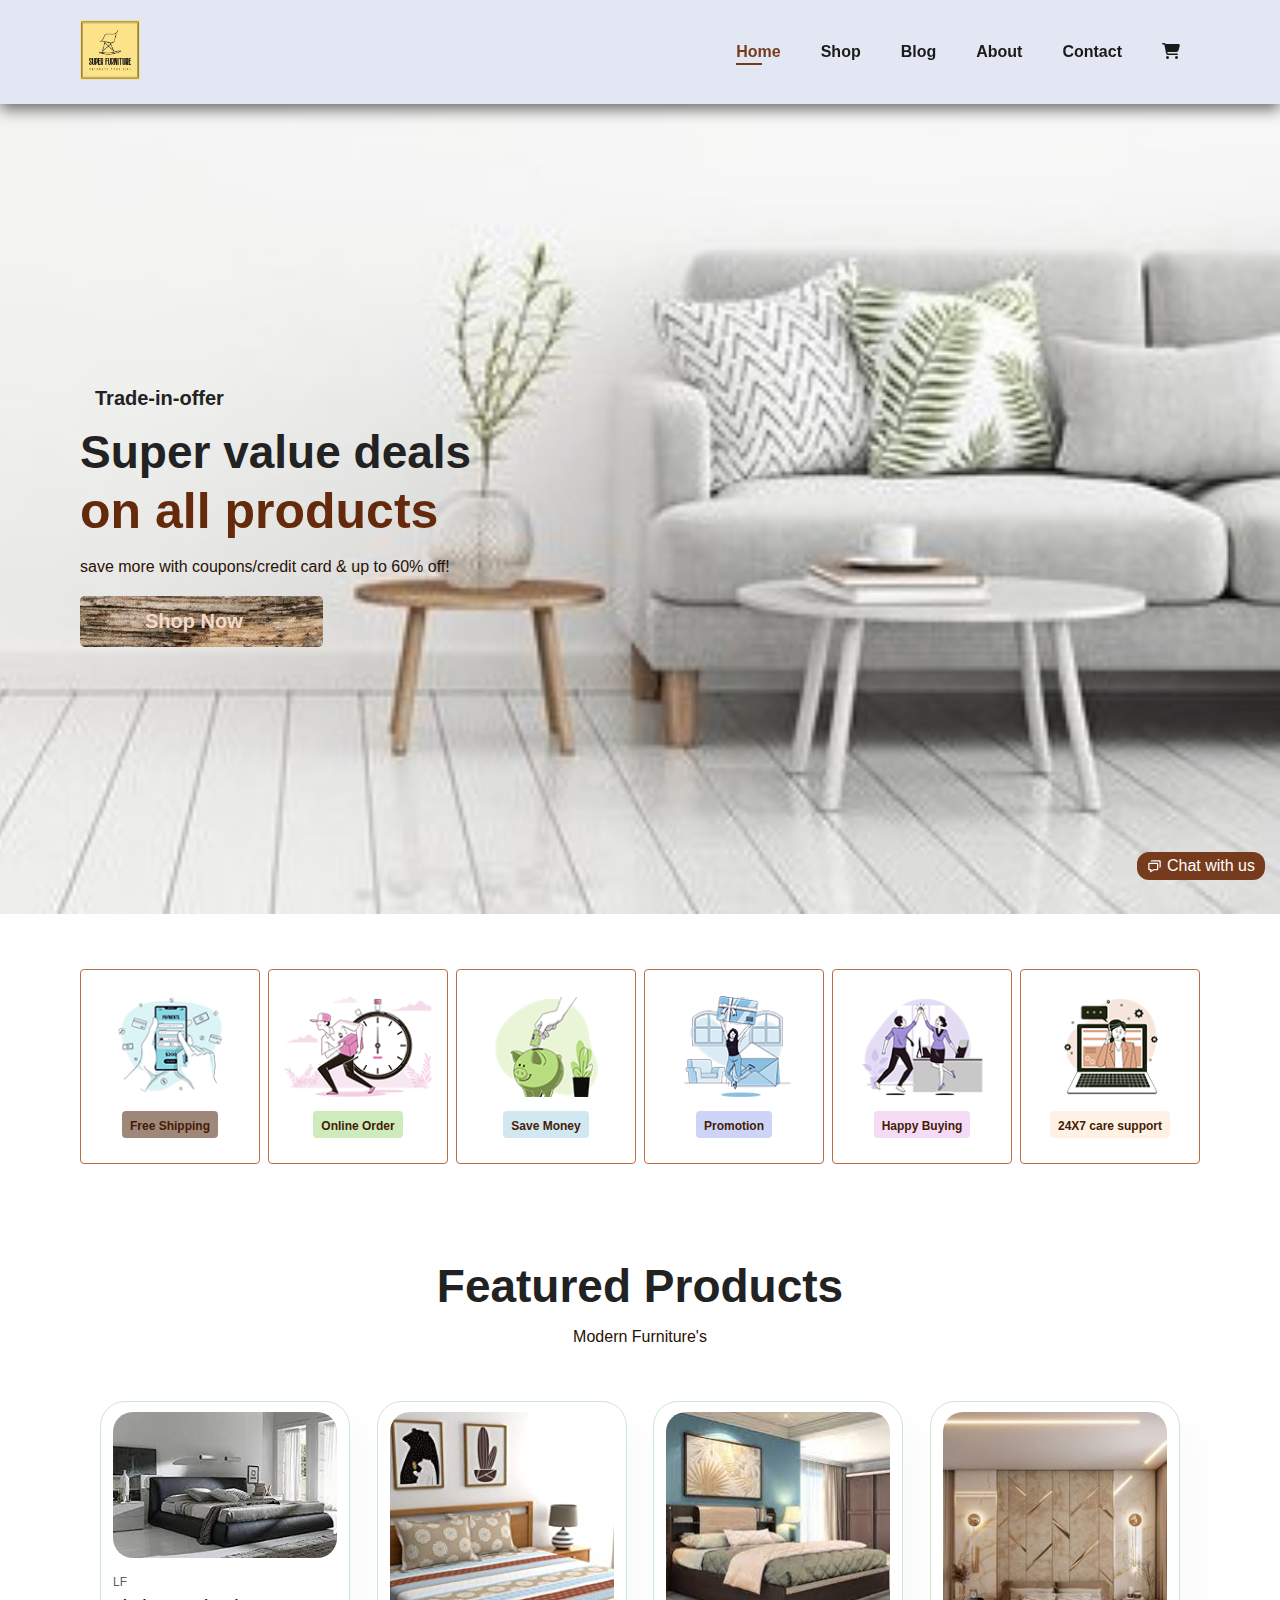
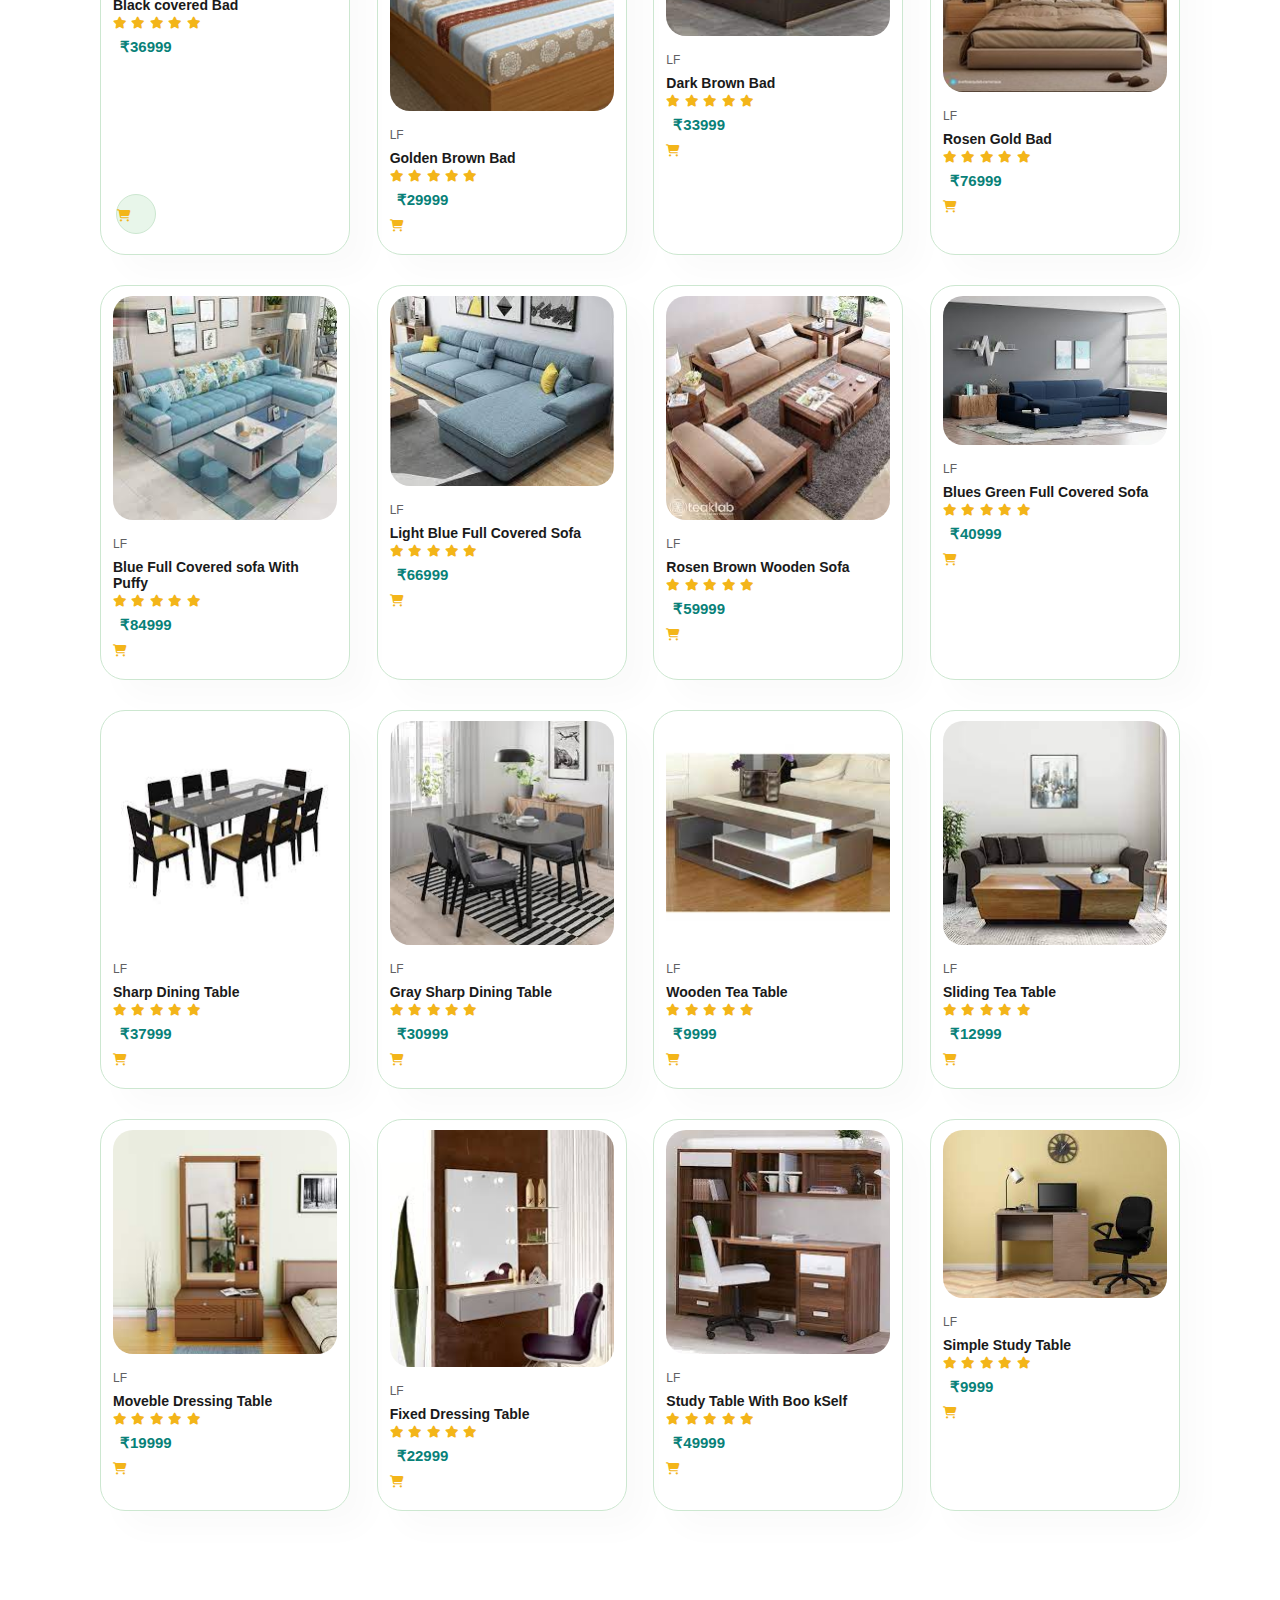
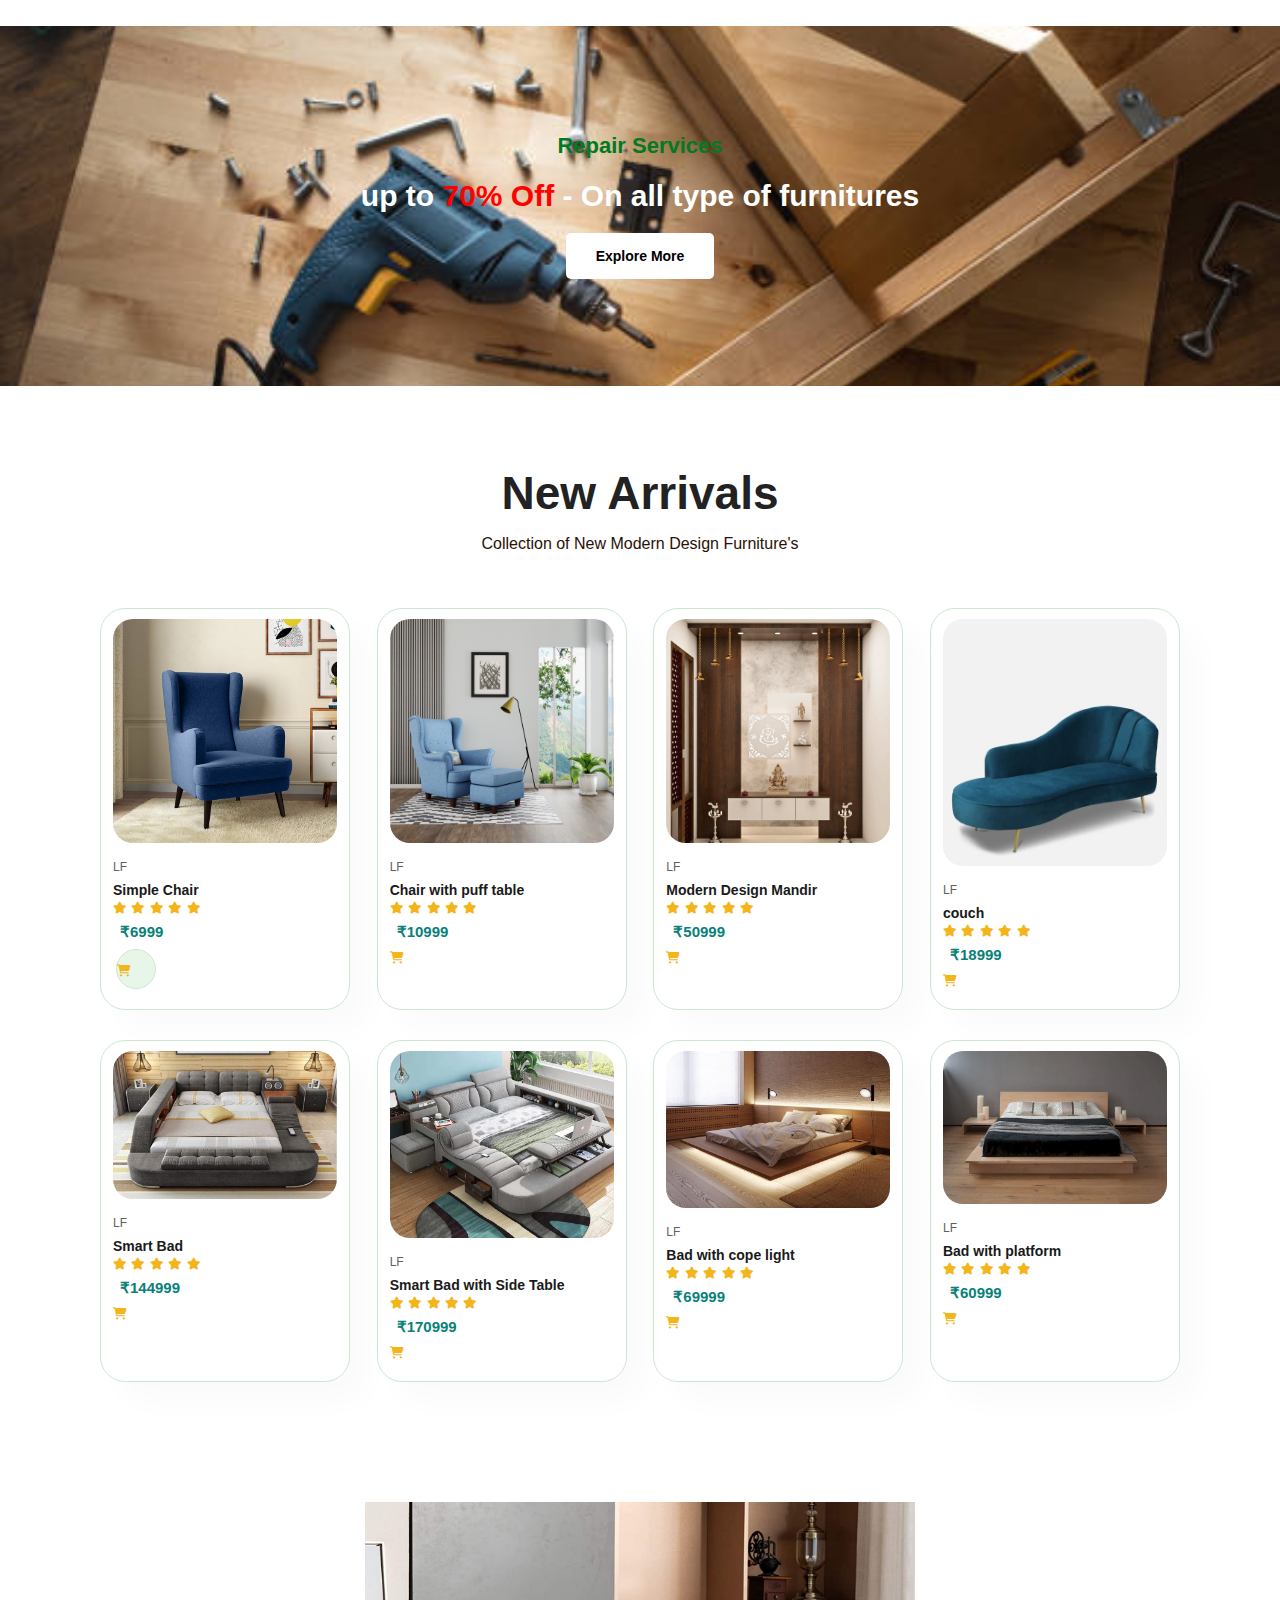
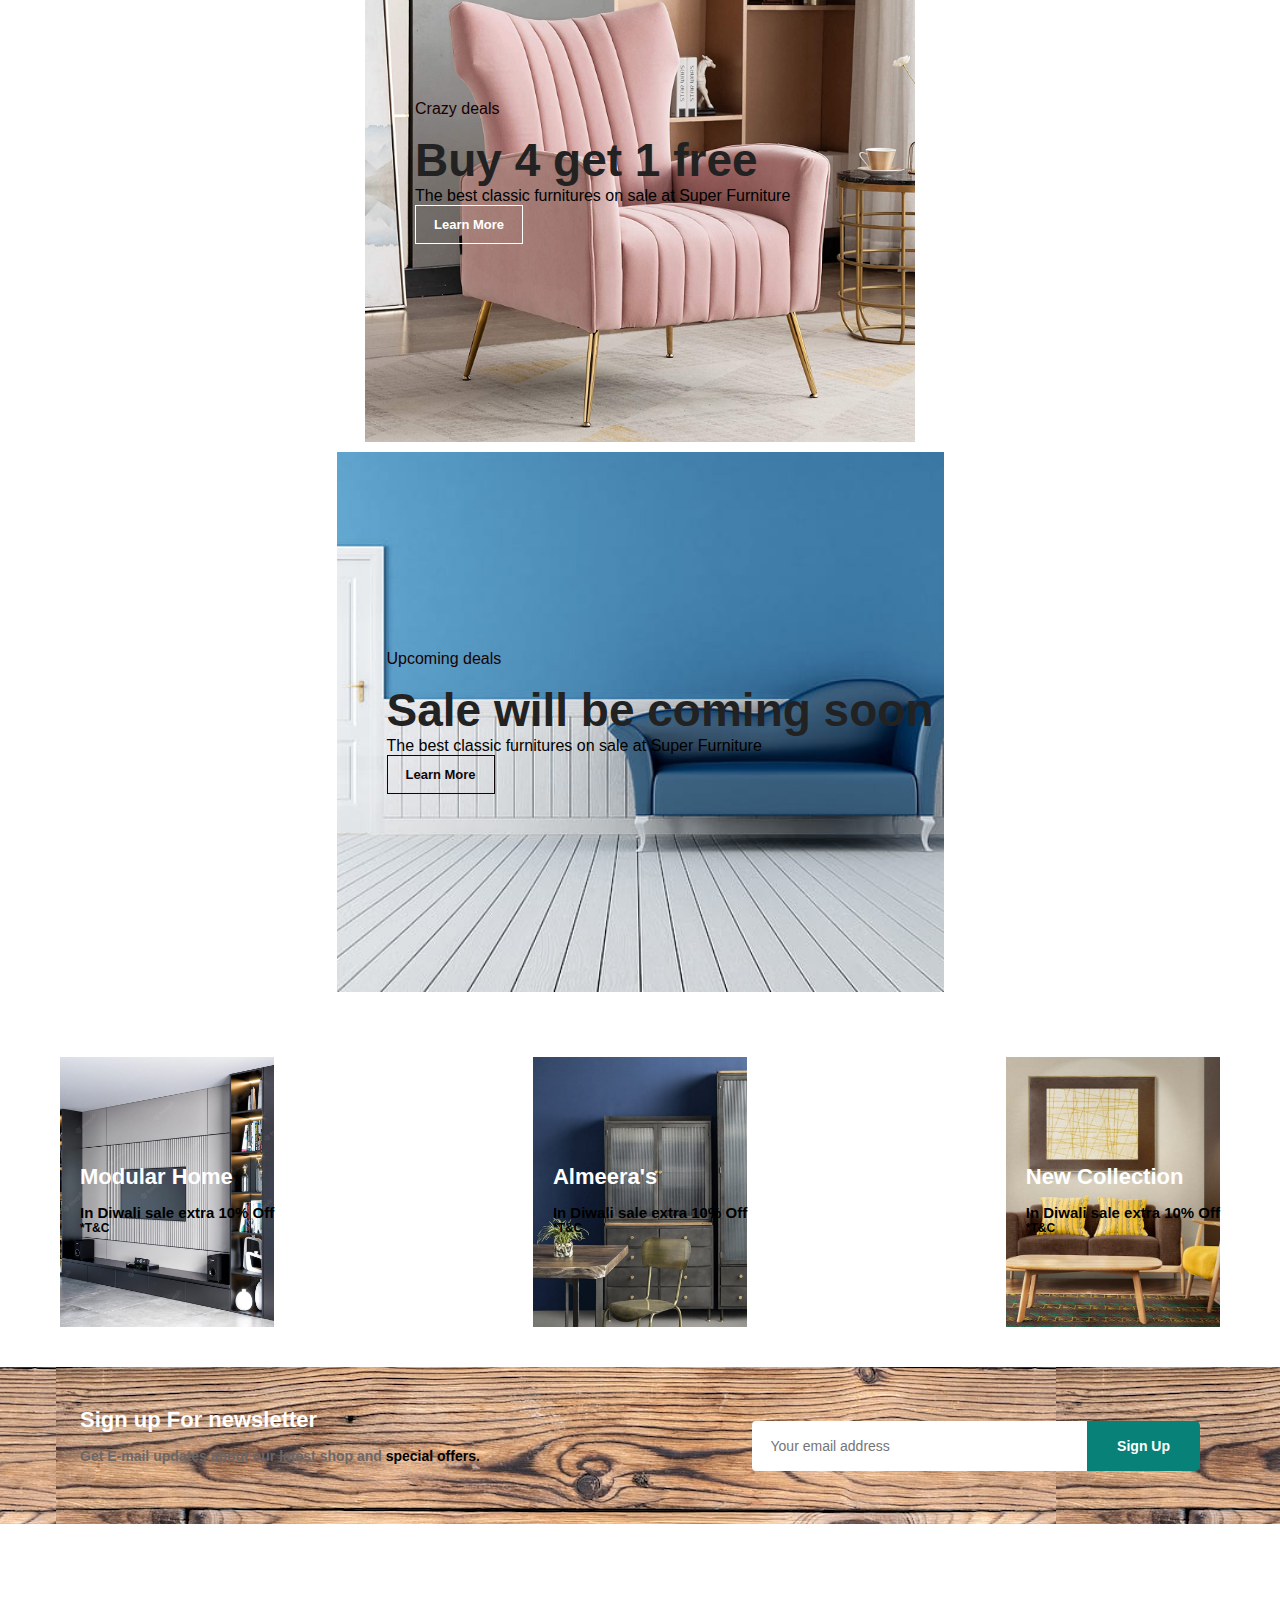
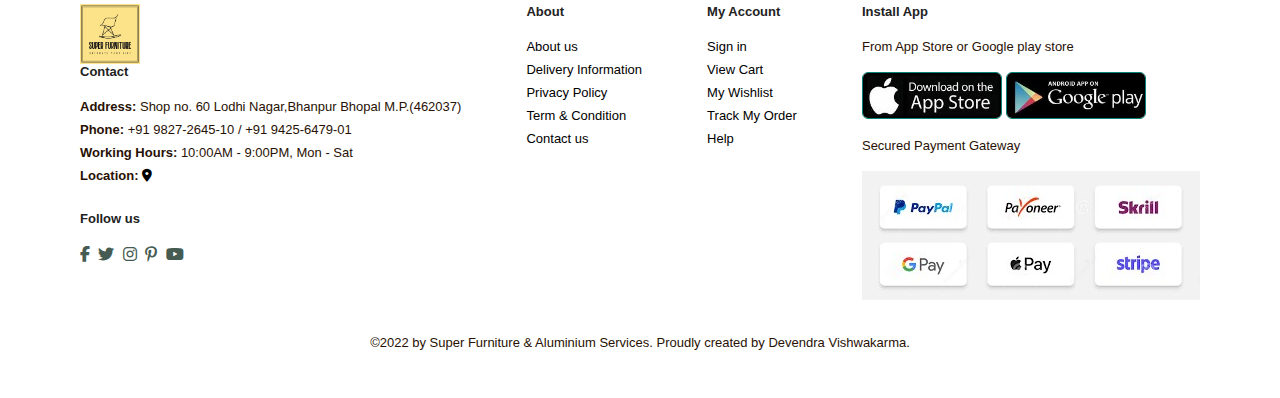
<file: index.html>
<!DOCTYPE html>
<html lang="en">
<head>
    <meta charset="UTF-8">
    <meta http-equiv="X-UA-Compatible" content="IE=edge">
    <meta name="viewport" content="width=device-width, initial-scale=1.0">
    <title>Super Furniture</title>
    <link rel="stylesheet" href="
    https://cdnjs.cloudflare.com/ajax/libs/font-awesome/6.2.1/css/all.min.css">
    <link rel="stylesheet" href="style.css">
</head>
<body>
    <section id="header">
        <a href="#" ><img src="img/logo/106768648/Logo Files/For Web/png/Color logo with background.png" class = "logo" id="sufulogo" alt=""></a>

        <div>
            <u1 id="navbar">
                <li><a class="active" href="index.html">Home</a></li>
                <li><a href="shop.html">Shop</a></li>
                <li><a href="blog.html">Blog</a></li>
                <li><a href="about.html">About</a></li>
                <li><a href="contact.html">Contact</a></li>
                <li id="lg-bag"><a href="cart.html"><i class="fa-solid fa-cart-shopping"></i></a></li>
                <a href="#" id="close"><i class="far fa-times"></i></a>
            </u1>
        </div>
        <div id="mobile">
            <a href="cart.html"><i class="fa-solid fa-cart-shopping"></i></a>
            <i id="bar" class="fas fa-outdent"></i>
        </div>
    </section>

    <section id="hero">
        <h4>Trade-in-offer</h4>
        <h2>Super value deals</h2>
        <h1>on all products</h1>
        <p>save more with coupons/credit card  & up to 60% off! </p>
        <button>Shop Now</button>
    </section> 

    <section id="feature" class="section-p1">
        <div class="feature-box">
            <img src="img/features/f1.png" alt="">
            <h6>Free Shipping</h6>
        </div>
        <div class="feature-box">
            <img src="img/features/f2.png" alt="">
            <h6>Online Order</h6>
        </div>
        <div class="feature-box">
            <img src="img/features/f3.png" alt="">
            <h6>Save Money</h6>
        </div>
        <div class="feature-box">
            <img src="img/features/f4.png" alt="">
            <h6>Promotion</h6>
        </div>
        <div class="feature-box">
            <img src="img/features/f5.png" alt="">
            <h6>Happy Buying</h6>
        </div>
        <div class="feature-box">
            <img src="img/features/f6.png" alt="">
            <h6>24X7 care support</h6>
        </div>
    </section>

    <section id="product1" class="section-p1">
        <h2>Featured Products</h2>
        <p>Modern Furniture's</p>
        <div class="pro-container">
            <div class="pro">
                <img src="img/products/bad-1.jfif" alt="">
                <div class="desc">
                    <span>LF</span>
                    <h5>Black covered Bad</h5>
                    <div class="star">
                        <i class="fa-solid fa-star"></i>
                        <i class="fa-solid fa-star"></i>
                        <i class="fa-solid fa-star"></i>
                        <i class="fa-solid fa-star"></i>
                        <i class="fa-solid fa-star"></i>
                    </div>
                    <h4>₹36999</h4>
                    <a href="#" class="cart"><i class="fa-solid fa-cart-shopping"></i></a>
                </div>
            </div>    
            <div class="pro">
                <img src="img/products/bad-2.jpg" alt="">
                <div class="desc">
                    <span>LF</span>
                    <h5>Golden Brown Bad</h5>
                    <div class="star">
                        <i class="fa-solid fa-star"></i>
                        <i class="fa-solid fa-star"></i>
                        <i class="fa-solid fa-star"></i>
                        <i class="fa-solid fa-star"></i>
                        <i class="fa-solid fa-star"></i>
                    </div>
                    <h4>₹29999</h4>
                    <a href="#"><i class="fa-solid fa-cart-shopping"></i></a>
                </div>
            </div>    
            <div class="pro">
                <img src="img/products/bad-3.jfif" alt="">
                <div class="desc">
                    <span>LF</span>
                    <h5>Dark Brown Bad</h5>
                    <div class="star">
                        <i class="fa-solid fa-star"></i>
                        <i class="fa-solid fa-star"></i>
                        <i class="fa-solid fa-star"></i>
                        <i class="fa-solid fa-star"></i>
                        <i class="fa-solid fa-star"></i>
                    </div>
                    <h4>₹33999</h4>
                    <a href="#"><i class="fa-solid fa-cart-shopping"></i></a>
                </div>
            </div>    
            <div class="pro">
                <img src="img/products/bad-5.jpg" alt="">
                <div class="desc">
                    <span>LF</span>
                    <h5>Rosen Gold Bad</h5>
                    <div class="star">
                        <i class="fa-solid fa-star"></i>
                        <i class="fa-solid fa-star"></i>
                        <i class="fa-solid fa-star"></i>
                        <i class="fa-solid fa-star"></i>
                        <i class="fa-solid fa-star"></i>
                    </div>
                    <h4>₹76999</h4>
                    <a href="#"><i class="fa-solid fa-cart-shopping"></i></a>
                </div>
            </div>    
            <div class="pro">
                <img src="img/products/sofa-1.jfif" alt="">
                <div class="desc">
                    <span>LF</span>
                    <h5>Blue Full Covered sofa With Puffy</h5>
                    <div class="star">
                        <i class="fa-solid fa-star"></i>
                        <i class="fa-solid fa-star"></i>
                        <i class="fa-solid fa-star"></i>
                        <i class="fa-solid fa-star"></i>
                        <i class="fa-solid fa-star"></i>
                    </div>
                    <h4>₹84999</h4>
                    <a href="#"><i class="fa-solid fa-cart-shopping"></i></a>
                </div>
            </div>    
            <div class="pro">
                <img src="img/products/sofa-2.jfif" alt="">
                <div class="desc">
                    <span>LF</span>
                    <h5>Light Blue Full Covered Sofa</h5>
                    <div class="star">
                        <i class="fa-solid fa-star"></i>
                        <i class="fa-solid fa-star"></i>
                        <i class="fa-solid fa-star"></i>
                        <i class="fa-solid fa-star"></i>
                        <i class="fa-solid fa-star"></i>
                    </div>
                    <h4>₹66999</h4>
                    <a href="#"><i class="fa-solid fa-cart-shopping"></i></a>
                </div>
            </div>
            <div class="pro">
                <img src="img/products/sofa-3.jfif" alt="">
                <div class="desc">
                    <span>LF</span>
                    <h5>Rosen Brown Wooden Sofa</h5>
                    <div class="star">
                        <i class="fa-solid fa-star"></i>
                        <i class="fa-solid fa-star"></i>
                        <i class="fa-solid fa-star"></i>
                        <i class="fa-solid fa-star"></i>
                        <i class="fa-solid fa-star"></i>
                    </div>
                    <h4>₹59999</h4>
                    <a href="#"><i class="fa-solid fa-cart-shopping"></i></a>
                </div>
            </div>
            <div class="pro">
                <img src="img/products/sofa-4.jfif" alt="">
                <div class="desc">
                    <span>LF</span>
                    <h5>Blues Green Full Covered Sofa</h5>
                    <div class="star">
                        <i class="fa-solid fa-star"></i>
                        <i class="fa-solid fa-star"></i>
                        <i class="fa-solid fa-star"></i>
                        <i class="fa-solid fa-star"></i>
                        <i class="fa-solid fa-star"></i>
                    </div>
                    <h4>₹40999</h4>
                    <a href="#"><i class="fa-solid fa-cart-shopping"></i></a>
                </div>
            </div>
            <div class="pro">
                <img src="img/products/dt-1.jfif" alt="">
                <div class="desc">
                    <span>LF</span>
                    <h5>Sharp Dining Table</h5>
                    <div class="star">
                        <i class="fa-solid fa-star"></i>
                        <i class="fa-solid fa-star"></i>
                        <i class="fa-solid fa-star"></i>
                        <i class="fa-solid fa-star"></i>
                        <i class="fa-solid fa-star"></i>
                    </div>
                    <h4>₹37999</h4>
                    <a href="#"><i class="fa-solid fa-cart-shopping"></i></a>
                </div>
            </div>
            <div class="pro">
                <img src="img/products/dt-2.jfif" alt="">
                <div class="desc">
                    <span>LF</span>
                    <h5>Gray Sharp Dining Table</h5>
                    <div class="star">
                        <i class="fa-solid fa-star"></i>
                        <i class="fa-solid fa-star"></i>
                        <i class="fa-solid fa-star"></i>
                        <i class="fa-solid fa-star"></i>
                        <i class="fa-solid fa-star"></i>
                    </div>
                    <h4>₹30999</h4>
                    <a href="#"><i class="fa-solid fa-cart-shopping"></i></a>
                </div>
            </div>
            <div class="pro">
                <img src="img/products/tt-1.jfif" alt="">
                <div class="desc">
                    <span>LF</span>
                    <h5>Wooden Tea Table</h5>
                    <div class="star">
                        <i class="fa-solid fa-star"></i>
                        <i class="fa-solid fa-star"></i>
                        <i class="fa-solid fa-star"></i>
                        <i class="fa-solid fa-star"></i>
                        <i class="fa-solid fa-star"></i>
                    </div>
                    <h4>₹9999</h4>
                    <a href="#"><i class="fa-solid fa-cart-shopping"></i></a>
                </div>
            </div>
            <div class="pro">
                <img src="img/products/tt-2.jfif" alt="">
                <div class="desc">
                    <span>LF</span>
                    <h5>Sliding Tea Table</h5>
                    <div class="star">
                        <i class="fa-solid fa-star"></i>
                        <i class="fa-solid fa-star"></i>
                        <i class="fa-solid fa-star"></i>
                        <i class="fa-solid fa-star"></i>
                        <i class="fa-solid fa-star"></i>
                    </div>
                    <h4>₹12999</h4>
                    <a href="#"><i class="fa-solid fa-cart-shopping"></i></a>
                </div>
            </div>
            <div class="pro">
                <img src="img/products/dressing-1.jfif" alt="">
                <div class="desc">
                    <span>LF</span>
                    <h5>Moveble Dressing Table</h5>
                    <div class="star">
                        <i class="fa-solid fa-star"></i>
                        <i class="fa-solid fa-star"></i>
                        <i class="fa-solid fa-star"></i>
                        <i class="fa-solid fa-star"></i>
                        <i class="fa-solid fa-star"></i>
                    </div>
                    <h4>₹19999</h4>
                    <a href="#"><i class="fa-solid fa-cart-shopping"></i></a>
                </div>
            </div>
            <div class="pro">
                <img src="img/products/dressing-2.jfif" alt="">
                <div class="desc">
                    <span>LF</span>
                    <h5>Fixed Dressing Table</h5>
                    <div class="star">
                        <i class="fa-solid fa-star"></i>
                        <i class="fa-solid fa-star"></i>
                        <i class="fa-solid fa-star"></i>
                        <i class="fa-solid fa-star"></i>
                        <i class="fa-solid fa-star"></i>
                    </div>
                    <h4>₹22999</h4>
                    <a href="#"><i class="fa-solid fa-cart-shopping"></i></a>
                </div>
            </div>
            <div class="pro">
                <img src="img/products/studytable-1.jfif" alt="">
                <div class="desc">
                    <span>LF</span>
                    <h5>Study Table With Boo kSelf</h5>
                    <div class="star">
                        <i class="fa-solid fa-star"></i>
                        <i class="fa-solid fa-star"></i>
                        <i class="fa-solid fa-star"></i>
                        <i class="fa-solid fa-star"></i>
                        <i class="fa-solid fa-star"></i>
                    </div>
                    <h4>₹49999</h4>
                    <a href="#"><i class="fa-solid fa-cart-shopping"></i></a>
                </div>
            </div>
            <div class="pro">
                <img src="img/products/studytable-2.jfif" alt="">
                <div class="desc">
                    <span>LF</span>
                    <h5>Simple Study Table</h5>
                    <div class="star">
                        <i class="fa-solid fa-star"></i>
                        <i class="fa-solid fa-star"></i>
                        <i class="fa-solid fa-star"></i>
                        <i class="fa-solid fa-star"></i>
                        <i class="fa-solid fa-star"></i>
                    </div>
                    <h4>₹9999</h4>
                    <a href="#"><i class="fa-solid fa-cart-shopping"></i></a>
                </div>
            </div>
        </div>
    </section>

    <section id="banner" class="section-m1">
        <h4>Repair Services</h4>
        <h2>up to <span> 70% Off</span> - On all type of furnitures </h2>
        <button class="normal">Explore More</button>
    </section>

    <section id="product1" class="section-p1">
        <h2>New Arrivals</h2>
        <p>Collection of New Modern Design Furniture's</p>
        <div class="pro-container">
            <div class="pro">
                <img src="img/products/SimpleChair.jpg" alt="">
                <div class="desc">
                    <span>LF</span>
                    <h5>Simple Chair</h5>
                    <div class="star">
                        <i class="fa-solid fa-star"></i>
                        <i class="fa-solid fa-star"></i>
                        <i class="fa-solid fa-star"></i>
                        <i class="fa-solid fa-star"></i>
                        <i class="fa-solid fa-star"></i>
                    </div>
                    <h4>₹6999</h4>
                    <a href="#" class="cart"><i class="fa-solid fa-cart-shopping"></i></a>
                </div>
            </div>    
            <div class="pro">
                <img src="img/products/chairWithPuffy.jpg" alt="">
                <div class="desc">
                    <span>LF</span>
                    <h5>Chair with puff table</h5>
                    <div class="star">
                        <i class="fa-solid fa-star"></i>
                        <i class="fa-solid fa-star"></i>
                        <i class="fa-solid fa-star"></i>
                        <i class="fa-solid fa-star"></i>
                        <i class="fa-solid fa-star"></i>
                    </div>
                    <h4>₹10999</h4>
                    <a href="#"><i class="fa-solid fa-cart-shopping"></i></a>
                </div>
            </div>    
            <div class="pro">
                <img src="img/products/mandir.webp" alt="">
                <div class="desc">
                    <span>LF</span>
                    <h5>Modern Design Mandir</h5>
                    <div class="star">
                        <i class="fa-solid fa-star"></i>
                        <i class="fa-solid fa-star"></i>
                        <i class="fa-solid fa-star"></i>
                        <i class="fa-solid fa-star"></i>
                        <i class="fa-solid fa-star"></i>
                    </div>
                    <h4>₹50999</h4>
                    <a href="#"><i class="fa-solid fa-cart-shopping"></i></a>
                </div>
            </div>    
            <div class="pro">
                <img src="img/products/couch-2.jpg" alt="">
                <div class="desc">
                    <span>LF</span>
                    <h5>couch</h5>
                    <div class="star">
                        <i class="fa-solid fa-star"></i>
                        <i class="fa-solid fa-star"></i>
                        <i class="fa-solid fa-star"></i>
                        <i class="fa-solid fa-star"></i>
                        <i class="fa-solid fa-star"></i>
                    </div>
                    <h4>₹18999</h4>
                    <a href="#"><i class="fa-solid fa-cart-shopping"></i></a>
                </div>
            </div>    
            <div class="pro">
                <img src="img/products/smartBad-1.jpg" alt="">
                <div class="desc">
                    <span>LF</span>
                    <h5>Smart Bad</h5>
                    <div class="star">
                        <i class="fa-solid fa-star"></i>
                        <i class="fa-solid fa-star"></i>
                        <i class="fa-solid fa-star"></i>
                        <i class="fa-solid fa-star"></i>
                        <i class="fa-solid fa-star"></i>
                    </div>
                    <h4>₹144999</h4>
                    <a href="#"><i class="fa-solid fa-cart-shopping"></i></a>
                </div>
            </div>    
            <div class="pro">
                <img src="img/products/smartBadWithSideTable.jpg" alt="">
                <div class="desc">
                    <span>LF</span>
                    <h5>Smart Bad with Side Table</h5>
                    <div class="star">
                        <i class="fa-solid fa-star"></i>
                        <i class="fa-solid fa-star"></i>
                        <i class="fa-solid fa-star"></i>
                        <i class="fa-solid fa-star"></i>
                        <i class="fa-solid fa-star"></i>
                    </div>
                    <h4>₹170999</h4>
                    <a href="#"><i class="fa-solid fa-cart-shopping"></i></a>
                </div>
            </div>
            <div class="pro">
                <img src="img/products/BadeWithCopeLight.jpg" alt="">
                <div class="desc">
                    <span>LF</span>
                    <h5>Bad with cope light</h5>
                    <div class="star">
                        <i class="fa-solid fa-star"></i>
                        <i class="fa-solid fa-star"></i>
                        <i class="fa-solid fa-star"></i>
                        <i class="fa-solid fa-star"></i>
                        <i class="fa-solid fa-star"></i>
                    </div>
                    <h4>₹69999</h4>
                    <a href="#"><i class="fa-solid fa-cart-shopping"></i></a>
                </div>
            </div>
            <div class="pro">
                <img src="img/products/BadeWithPlatform.jpg" alt="">
                <div class="desc">
                    <span>LF</span>
                    <h5>Bad with platform</h5>
                    <div class="star">
                        <i class="fa-solid fa-star"></i>
                        <i class="fa-solid fa-star"></i>
                        <i class="fa-solid fa-star"></i>
                        <i class="fa-solid fa-star"></i>
                        <i class="fa-solid fa-star"></i>
                    </div>
                    <h4>₹60999</h4>
                    <a href="#"><i class="fa-solid fa-cart-shopping"></i></a>
                </div>
            </div>
        </div>
    </section>

    <section id="sm-banner" class="section-p1">
        <div class="banner-box" id="bb1">
            <h4>Crazy deals</h4>
            <h2>Buy 4 get 1 free</h2>
            <span>The best classic furnitures on  sale at Super Furniture</span>
            <button class="white">Learn More</button>
        </div>
        <div class="banner-box2" id="bb2">
            <h4>Upcoming deals</h4>
            <h2>Sale will be coming soon</h2>
            <span>The best classic furnitures on  sale at Super Furniture</span>
            <button class="white">Learn More</button>
        </div>

    </section>

    <section id="banner3">
        <div class="banner-box">
            
            <h2>Modular Home</h2>
            <h3>In Diwali sale extra 10% Off</h3>
            <h6>*T&C</h6>
            
        </div> <div class="banner-box bb2">
            
            <h2>Almeera's</h2>
            <h3>In Diwali sale extra 10% Off</h3>
            <h6>*T&C</h6>
            
        </div> <div class="banner-box bb3">
            
            <h2>New Collection</h2>
            <h3>In Diwali sale extra 10% Off</h3>
            <h6>*T&C</h6>
            
        </div>
    </section>

    <section id="newsletter" class="section-p1 section-m1">
        <div class="newstext">
            <h4>Sign up For newsletter</h4>
            <p>Get E-mail updates about our latest shop and <span>special offers.</span></p>
        </div>
        <div class="form">
            <input type="text" placeholder="Your email address">
            <button class="normal">Sign Up </button>
        </div>
    </section>

    <section>
        <div class="chat-with-us-main d-flex justify-content-center align-items-center" aria-hidden="true" style="bottom: 0px;"><svg stroke="currentColor" fill="currentColor" stroke-width="0" viewBox="0 0 24 24" height="1em" width="1em" xmlns="http://www.w3.org/2000/svg" style="font-size: 15px; margin-right: 5px;"><path d="M5,18v3.766l1.515-0.909l0,0L11.277,18H16c1.103,0,2-0.897,2-2V8c0-1.103-0.897-2-2-2H4C2.897,6,2,6.897,2,8v8 c0,1.103,0.897,2,2,2H5z M4,8h12v8h-5.277L7,18.234V16H4V8z"></path><path d="M20,2h-1h-2.002H8C6.897,2,6,2.897,6,4h10.586H18c1.103,0,2,0.897,2,2v1.414V12v2c1.103,0,2-0.897,2-2V7V5V4 C22,2.897,21.103,2,20,2z"></path></svg> Chat with us
        </div>
    </section>

    <footer class="section-p1">
        <div class="col">
            <img src="img/logo/106768648/Logo Files/For Web/png/Color logo with background.png"  id="sufulogo" alt="">
            <h4>Contact</h4>
            <p><strong>Address: </strong> Shop no. 60 Lodhi Nagar,Bhanpur Bhopal M.P.(462037)</p>
            <p><strong>Phone: </strong> +91 9827-2645-10 / +91 9425-6479-01 </p>
            <p><strong>Working Hours: </strong> 10:00AM - 9:00PM, Mon - Sat</p>
            <p><strong>Location: <a href="https://www.google.com/maps/dir//lohar+furniture+bhopal+on+google+map/@23.29463,77.3595868,12z/data=!3m1!4b1!4m9!4m8!1m1!4e2!1m5!1m1!1s0x397c69ac195a67c9:0xc69cb1942ab7584a!2m2!1d77.4296272!2d23.2946455"><i class="fa-solid fa-location-dot"></i></a></strong></p>
            
            <div class="follow">
                <h4>Follow us</h4>
                <div class="icon">
                    <i class="fab fa-facebook-f"></i>
                    <i class="fab fa-twitter"></i>
                    <i class="fab fa-instagram"></i>
                    <i class="fab fa-pinterest-p"></i>
                    <i class="fab fa-youtube"></i>
                </div>
            </div>
        </div>

        <div class="col">
            <h4>About</h4>
            <a href="">About us</a>
            <a href="">Delivery Information</a>
            <a href="">Privacy Policy</a>
            <a href="">Term & Condition</a>
            <a href="">Contact us</a>
        </div>

        <div class="col">
            <h4>My Account</h4>
            <a href="">Sign in</a>
            <a href="">View Cart</a>
            <a href="">My Wishlist</a>
            <a href="">Track My Order</a>
            <a href="">Help</a>
        </div>

        <div class="col install">
            <h4>Install App</h4>
            <p>From App Store or Google play store</p>
            <div class="row">
                <img src="img/footer/a1.jfif" alt="">
                <img src="img/footer/g1.jfif" alt="">
            </div>
            <p>Secured Payment Gateway</p>
            <img src="img/footer/pay.jpg" alt="">
        </div>

        <div class="copyright">
            <p>
                ©2022 by Super Furniture & Aluminium Services. Proudly created by Devendra Vishwakarma.
            </p>
        </div>

    </footer>

    <script src="script.js"></script>
    </body>
</html>
</file>
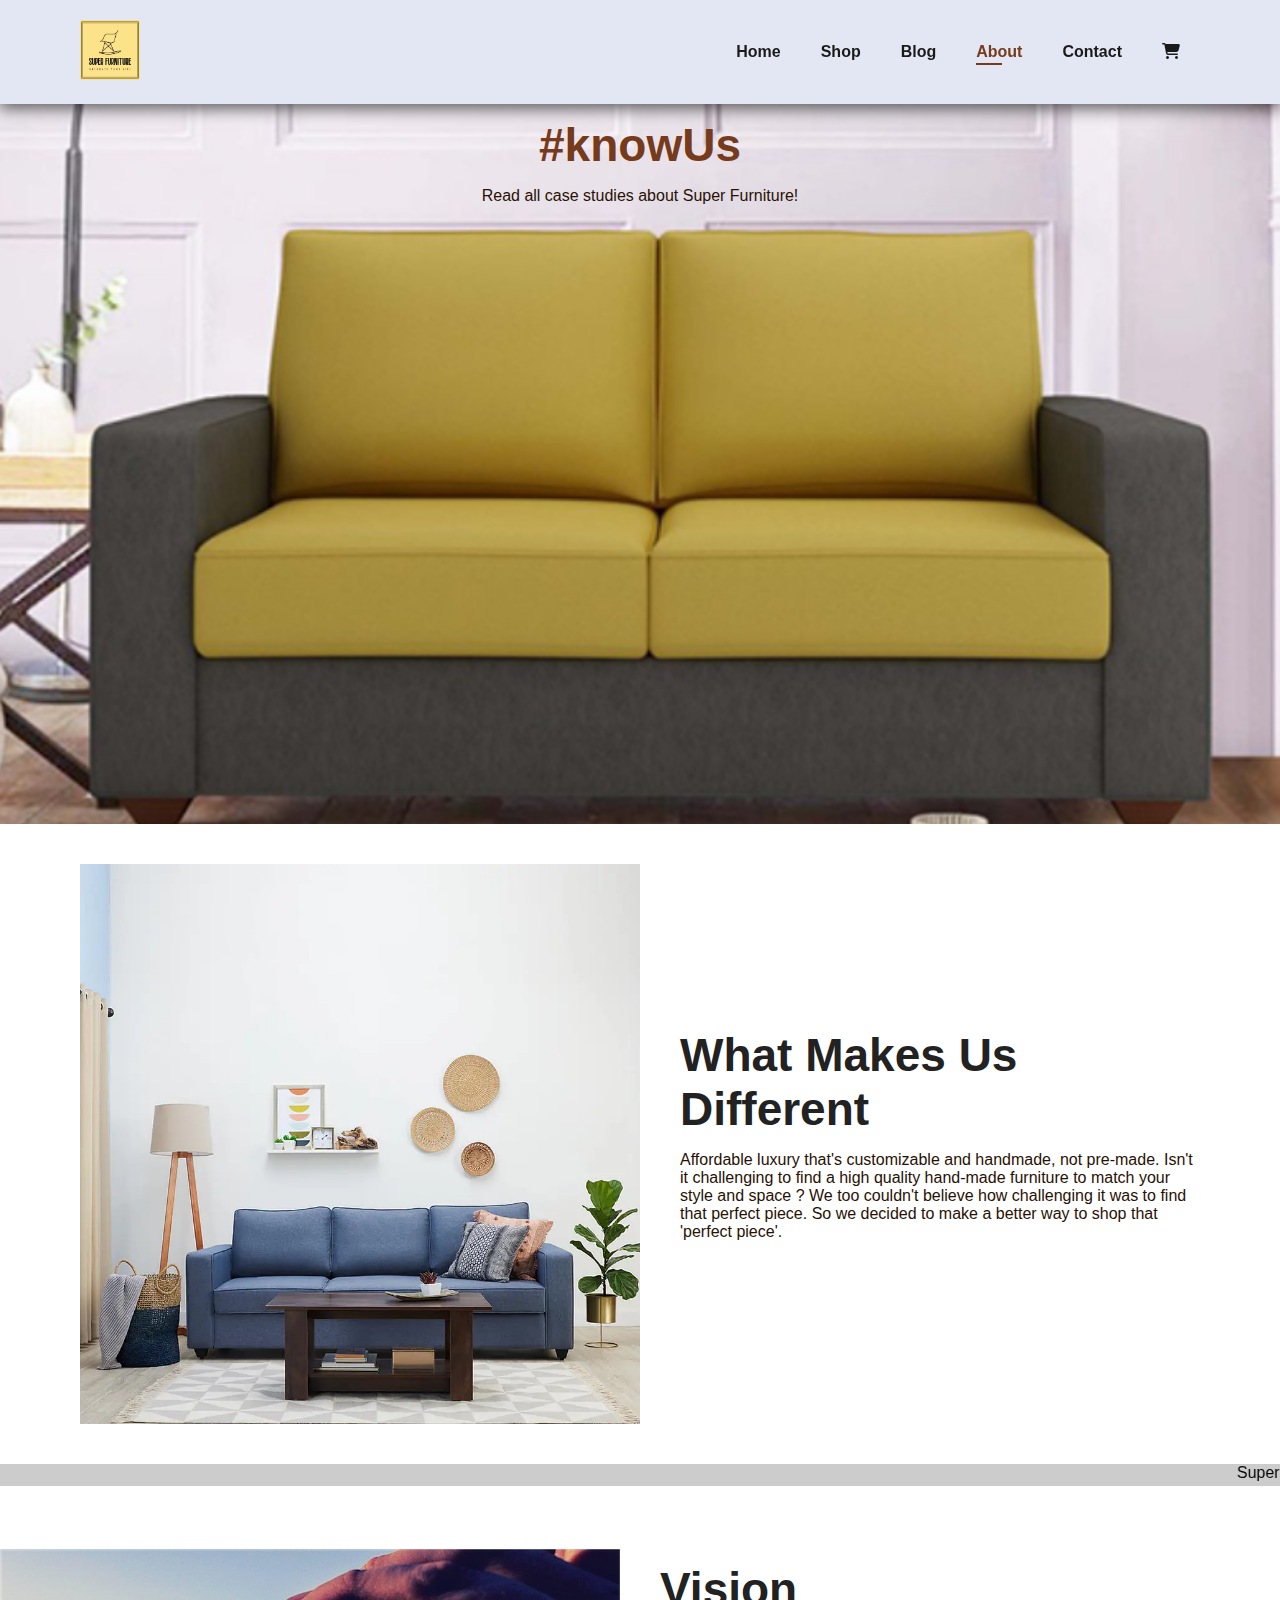
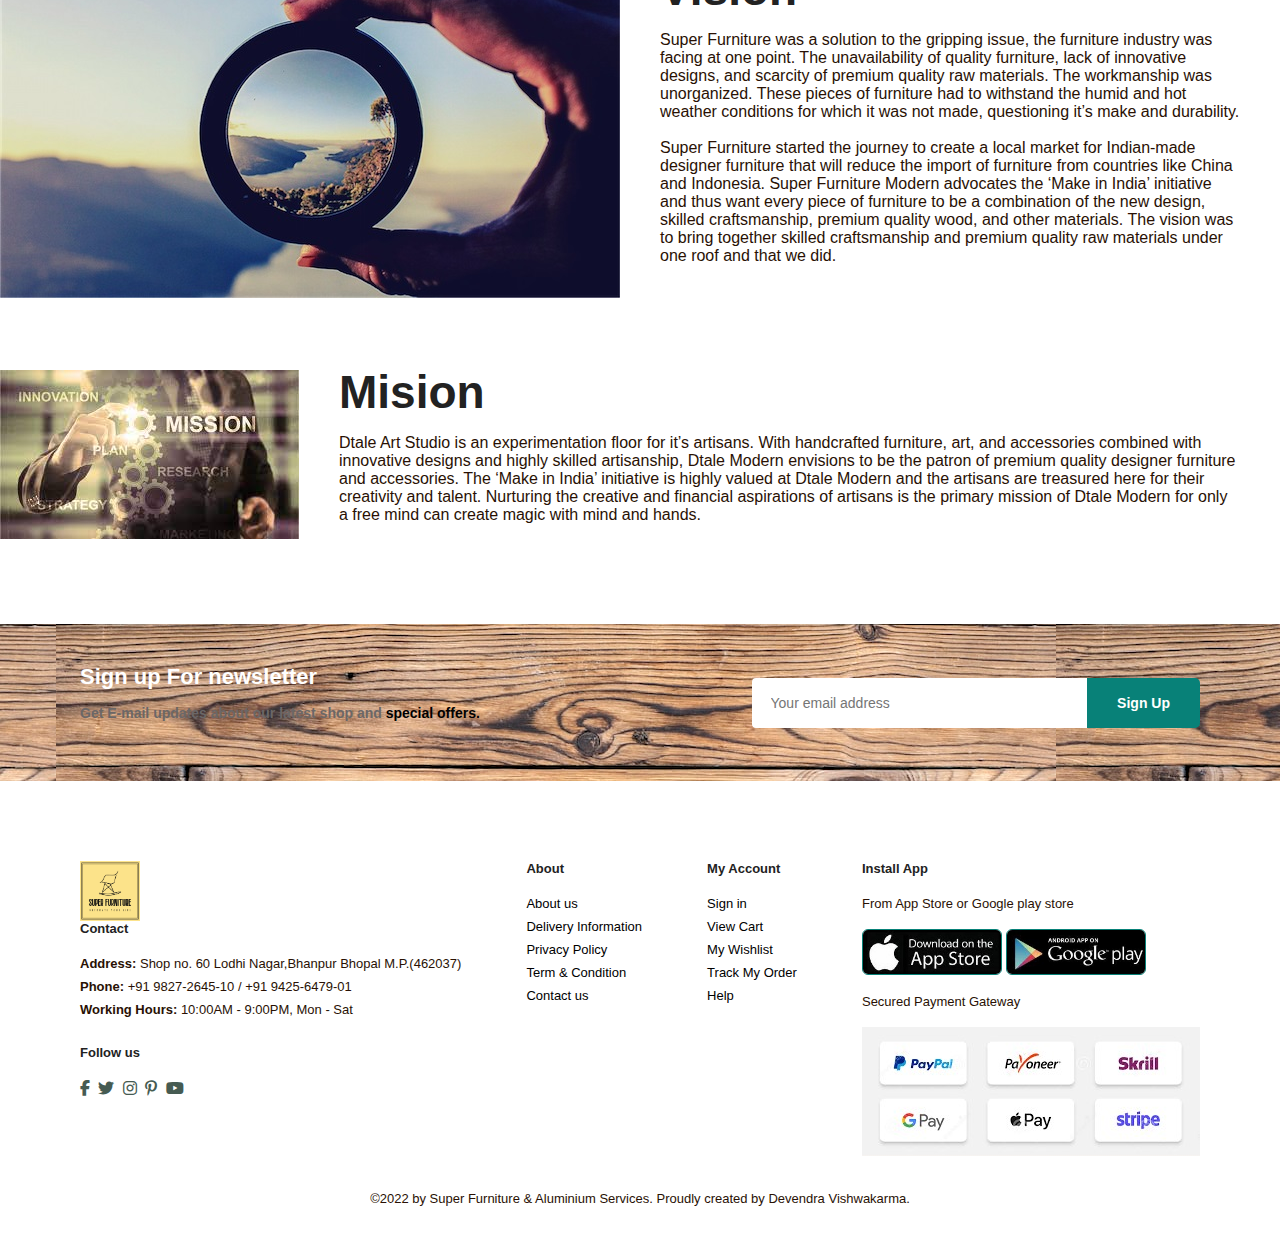
<file: about.html>
<!DOCTYPE html>
<html lang="en">
<head>
    <meta charset="UTF-8">
    <meta http-equiv="X-UA-Compatible" content="IE=edge">
    <meta name="viewport" content="width=device-width, initial-scale=1.0">
    <title>Super Furniture</title>
    <link rel="stylesheet" href="
    https://cdnjs.cloudflare.com/ajax/libs/font-awesome/6.2.1/css/all.min.css">
    <link rel="stylesheet" href="style.css">
</head>

<body>
    <section id="header">
        <a href="#" ><img src="img/logo/106768648/Logo Files/For Web/png/Color logo with background.png" class = "logo" id="sufulogo" alt=""></a>

        <div>
            <u1 id="navbar">
                <li><a href="index.html">Home</a></li>
                <li><a href="shop.html">Shop</a></li>
                <li><a href="blog.html">Blog</a></li>
                <li><a class="active" href="about.html">About</a></li>
                <li><a href="contact.html">Contact</a></li>
                <li id="lg-bag"><a href="cart.html"><i class="fa-solid fa-cart-shopping"></i></a></li>
                <a href="#" id="close"><i class="far fa-times"></i></a>
            </u1>
        </div>
        <div id="mobile">
            <a href="cart.html"><i class="fa-solid fa-cart-shopping"></i></a>
            <i id="bar" class="fas fa-outdent"></i>
        </div>
    </section>
    
    <section id="page-header" class="about-header">
        
        <h2>#knowUs</h2>

        <p>Read all case studies about Super Furniture! </p>
        
    </section> 

    <section id="about-head" class="section-p1">
        <img src="img/about/FOBL.webp" alt="">
        <div>
            <h2>What Makes Us Different</h2>
            <p>Affordable luxury that's customizable and handmade, not pre-made. Isn't it challenging to find a high quality hand-made furniture to match your style and space ? We too couldn't believe how challenging it was to find that perfect piece. So we decided to make a better way to shop that 'perfect piece'.</p>
        </div>
        <br><br>
        
    </section>

    <section>
        <div id="marque" class="mq">
            <marquee loop="-1" scrollamount="5" width="100%" >
                Super Furniture Established in 2010. 
                <span>Our folio of contract assignments also includes high-end contract grade furniture.</span>
            </marquee>
        </div>
        <br><br>
        <section id="know-us">
            <div class="vision">
                <img src="img/about/vision.jpg" alt="">
                <div>
                    <h2>Vision</h2>
                    <p>Super Furniture was a solution to the gripping issue, the furniture industry was 
                        facing at one point. The unavailability of quality furniture, lack of
                        innovative designs, and scarcity of premium quality raw materials. 
                        The workmanship was unorganized. These pieces of furniture had to withstand the 
                        humid and hot weather conditions for which it was not made, 
                        questioning it’s make and durability.
                    <br><br>
                        Super Furniture started the journey to create a local market for Indian-made designer 
                        furniture that will reduce the import of furniture from countries like China
                        and Indonesia. Super Furniture Modern advocates the ‘Make in India’ initiative and
                         thus want every piece of furniture to be a combination of the new design,
                          skilled craftsmanship, premium quality wood, and other materials. 
                          The vision was to bring together skilled craftsmanship and premium 
                          quality raw materials under one roof and that we did.
                    </p>
                </div>
            </div>
    
            <div class="mision">
                <img src="img/about/mision.jpg" alt="">
                <div>
                    <h2>Mision</h2>
                    <p>Dtale Art Studio is an experimentation floor for it’s artisans. With handcrafted furniture, art, and accessories combined with innovative designs and highly skilled artisanship, Dtale Modern envisions to be the patron of premium quality designer furniture and accessories. The ‘Make in India’ initiative is highly valued at Dtale Modern and the artisans are treasured here for their creativity and talent. Nurturing the creative and financial aspirations of artisans is the primary mission of Dtale Modern for only a free mind can create magic with mind and hands.
                    </p>
                </div>
            </div>
    
        </section>
    </section>

    <section id="newsletter" class="section-p1 section-m1">
        <div class="newstext">
            <h4>Sign up For newsletter</h4>
            <p>Get E-mail updates about our latest shop and <span>special offers.</span></p>
        </div>
        <div class="form">
            <input type="text" placeholder="Your email address">
            <button class="normal">Sign Up </button>
        </div>
    </section>

    <footer class="section-p1">
        <div class="col">
            <img src="img/logo/106768648/Logo Files/For Web/png/Color logo with background.png"  id="sufulogo" alt="">
            <h4>Contact</h4>
            <p><strong>Address: </strong> Shop no. 60 Lodhi Nagar,Bhanpur Bhopal M.P.(462037)</p>
            <p><strong>Phone: </strong> +91 9827-2645-10 / +91 9425-6479-01 </p>
            <p><strong>Working Hours: </strong> 10:00AM - 9:00PM, Mon - Sat</p>
            <div class="follow">
                <h4>Follow us</h4>
                <div class="icon">
                    <i class="fab fa-facebook-f"></i>
                    <i class="fab fa-twitter"></i>
                    <i class="fab fa-instagram"></i>
                    <i class="fab fa-pinterest-p"></i>
                    <i class="fab fa-youtube"></i>
                </div>
            </div>
        </div>

        <div class="col">
            <h4>About</h4>
            <a href="">About us</a>
            <a href="">Delivery Information</a>
            <a href="">Privacy Policy</a>
            <a href="">Term & Condition</a>
            <a href="">Contact us</a>
        </div>

        <div class="col">
            <h4>My Account</h4>
            <a href="">Sign in</a>
            <a href="">View Cart</a>
            <a href="">My Wishlist</a>
            <a href="">Track My Order</a>
            <a href="">Help</a>
        </div>

        <div class="col install">
            <h4>Install App</h4>
            <p>From App Store or Google play store</p>
            <div class="row">
                <img src="img/footer/a1.jfif" alt="">
                <img src="img/footer/g1.jfif" alt="">
            </div>
            <p>Secured Payment Gateway</p>
            <img src="img/footer/pay.jpg" alt="">
        </div>

        <div class="copyright">
            <p>
                ©2022 by Super Furniture & Aluminium Services. Proudly created by Devendra Vishwakarma.
            </p>
        </div>

    </footer>


    <script src="script.js"></script>
    </body>
</html>
</file>
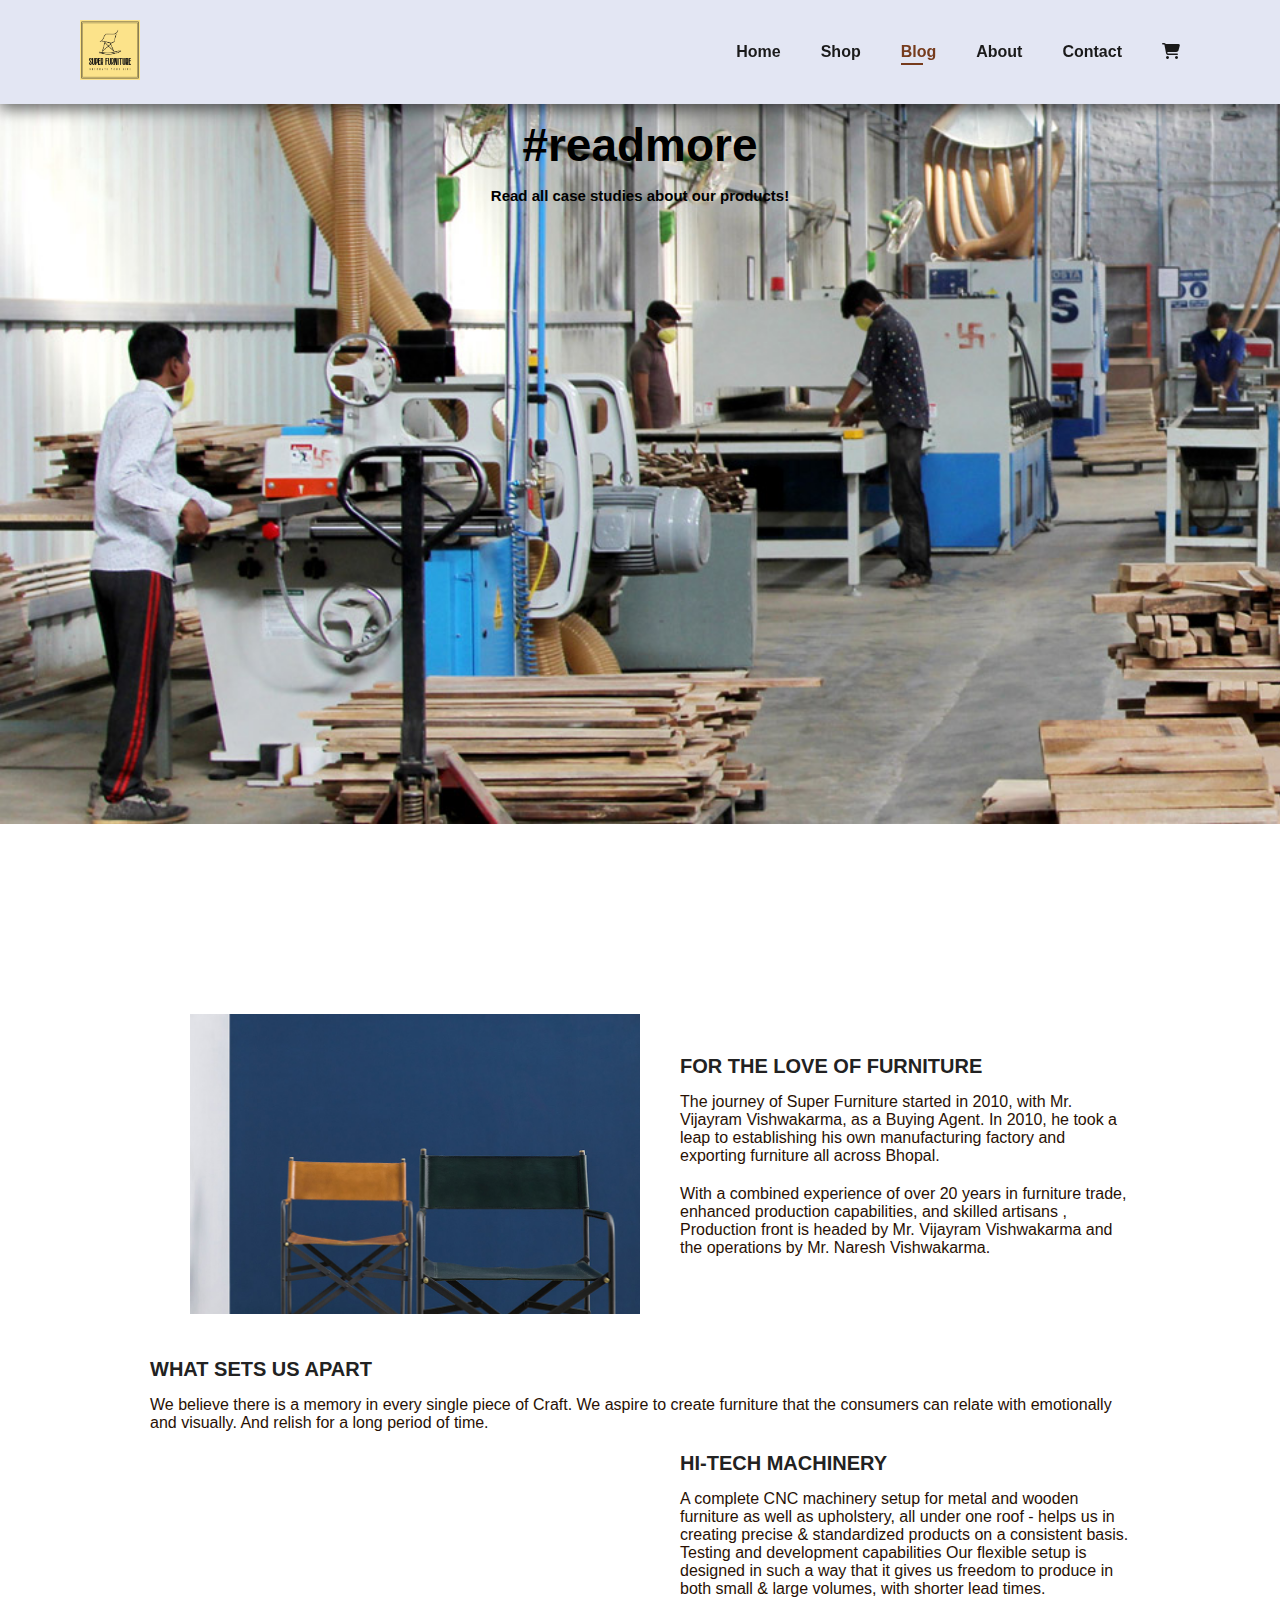
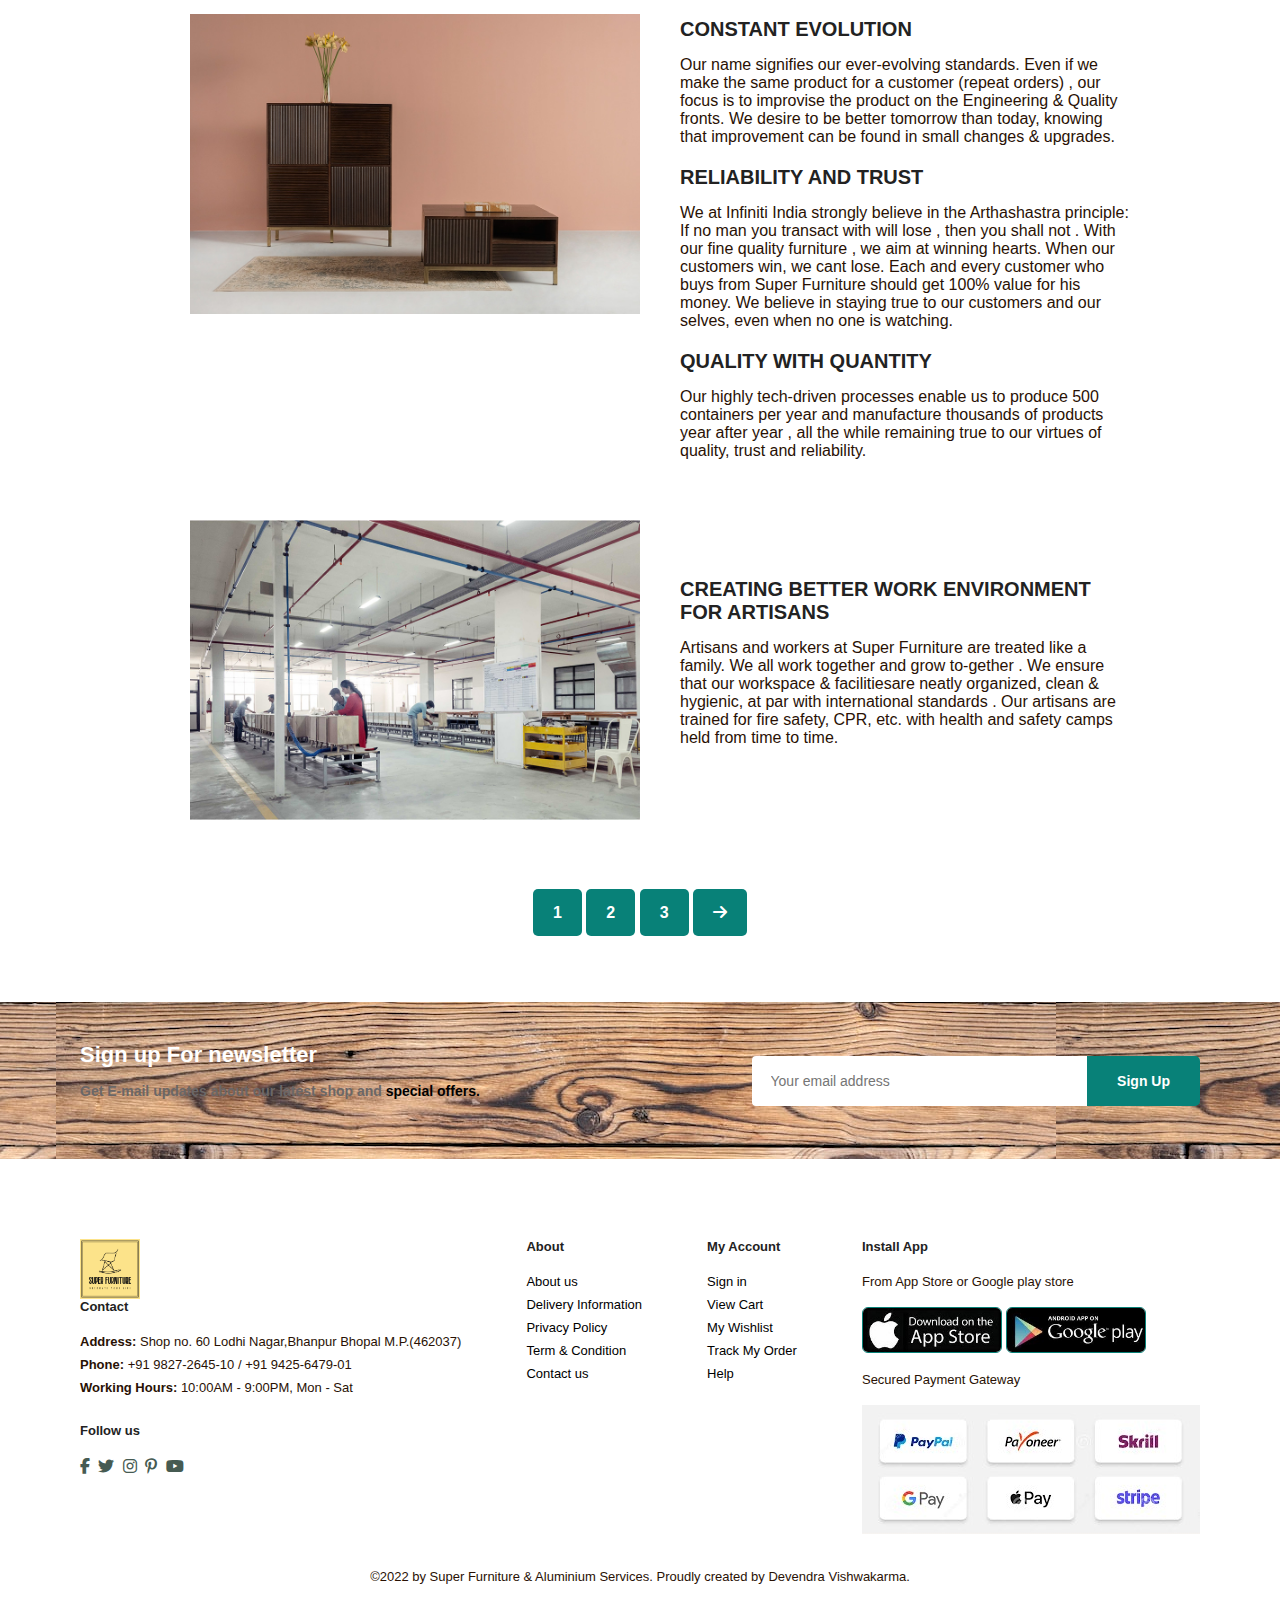
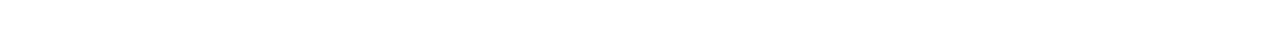
<file: blog.html>
<!DOCTYPE html>
<html lang="en">
<head>
    <meta charset="UTF-8">
    <meta http-equiv="X-UA-Compatible" content="IE=edge">
    <meta name="viewport" content="width=device-width, initial-scale=1.0">
    <title>Super Furniture</title>
    <link rel="stylesheet" href="
    https://cdnjs.cloudflare.com/ajax/libs/font-awesome/6.2.1/css/all.min.css">
    <link rel="stylesheet" href="style.css">
</head>

<body>
    <section id="header">
        <a href="#" ><img src="img/logo/106768648/Logo Files/For Web/png/Color logo with background.png" class = "logo" id="sufulogo" alt=""></a>

        <div>
            <u1 id="navbar">
                <li><a href="index.html">Home</a></li>
                <li><a href="shop.html">Shop</a></li>
                <li><a class="active" href="blog.html">Blog</a></li>
                <li><a href="about.html">About</a></li>
                <li><a href="contact.html">Contact</a></li>
                <li id="lg-bag"><a href="cart.html"><i class="fa-solid fa-cart-shopping"></i></a></li>
                <a href="#" id="close"><i class="far fa-times"></i></a>
            </u1>
        </div>
        <div id="mobile">
            <a href="cart.html"><i class="fa-solid fa-cart-shopping"></i></a>
            <i id="bar" class="fas fa-outdent"></i>
        </div>
    </section>
    
    <section id="page-header" class="blog-header">
        
        <h2>#readmore</h2>

        <p>Read all case studies about our products! </p>
        
    </section> 

    <section id="blog">
        <div class="blog-box">
            <div class="blog-img">
                <img src="img/blog/01.jpg" alt="">
            </div>
            <div class="blog-details">
                <h4>FOR THE LOVE OF FURNITURE</h4>
                <p>The journey of Super Furniture started in 2010, with Mr. Vijayram Vishwakarma, as a Buying Agent. In 2010, he took a leap to establishing his own manufacturing factory and exporting furniture all across Bhopal.</p>
                <p>  </p>
                <p>With a combined experience of over 20 years in furniture trade, enhanced production capabilities, and skilled artisans , Production front is headed by Mr. Vijayram Vishwakarma and the operations by Mr. Naresh Vishwakarma.</p>
            </div>
        </div>

        <div>
            <h4>WHAT SETS US APART</h4>
            <p>We believe there is a memory in every single piece of Craft.
               We aspire to create furniture that the consumers can relate 
               with emotionally and visually. And relish for a long period 
               of time.
            </p>
        </div>

        <div class="blog-box">

            <div class="blog-img">
                <img src="img/blog/about03-new.jpg" alt="">
            </div>

            <div class="blog-details">

                <h4>HI-TECH MACHINERY</h4>
                <p>A complete CNC machinery setup for metal and  wooden furniture as well as upholstery,
                   all under one roof - helps  us  in  creating  precise  &  standardized  products on a 
                   consistent basis. Testing and development capabilities Our flexible setup is designed 
                   in such a way that it gives us freedom to produce in both small & large volumes, with
                   shorter lead times.
                </p>

                <h4>CONSTANT EVOLUTION</h4>
                <p>Our name signifies our ever-evolving standards. Even if we make the same product for a 
                   customer (repeat orders) , our  focus is to improvise the product on the Engineering & 
                   Quality fronts. We  desire to be  better tomorrow than today, knowing that improvement 
                   can be found in small changes & upgrades.
                </p>
            
                <h4>RELIABILITY AND TRUST</h4>
                <p>We  at  Infiniti  India  strongly  believe  in the Arthashastra principle: If no man you 
                   transact  with will lose ,  then  you  shall  not . With our fine quality furniture , we 
                   aim  at  winning  hearts.  When our customers win, we cant lose. Each and every customer 
                   who buys from Super Furniture should get 100% value for his money. We believe in staying 
                   true to our customers and our selves, even when no one is watching.
                </p>

                <h4>QUALITY WITH QUANTITY</h4>
                <p>Our highly tech-driven processes enable us to produce 500 containers per year and 
                   manufacture thousands of products year after year , all  the while remaining true 
                   to our virtues of quality, trust and reliability.
                </p>

            </div>
        </div>

        <div class="blog-box">
            <div class="blog-img">
                <img src="img/blog/about04-new.jpg" alt="">
            </div>
            <div class="blog-details">
                <h4>CREATING BETTER WORK ENVIRONMENT FOR ARTISANS</h4>
                <p>  Artisans and workers at Super Furniture are treated like a family. We all work together
                     and  grow  to-gether . We ensure that  our  workspace & facilitiesare neatly organized, 
                     clean & hygienic, at  par  with  international standards . Our artisans are trained for 
                     fire safety, CPR, etc. with health and safety camps held from time to time.
                </p>
            </div>
        </div>


    </section>

    <section id="pagination" class="section-p1">
        <a href="#">1</a>
        <a href="#">2</a>
        <a href="#">3</a>
        <a href="#"><i class="fa-solid fa-arrow-right"></i></a>

    </section>

    <section id="newsletter" class="section-p1 section-m1">
        <div class="newstext">
            <h4>Sign up For newsletter</h4>
            <p>Get E-mail updates about our latest shop and <span>special offers.</span></p>
        </div>
        <div class="form">
            <input type="text" placeholder="Your email address">
            <button class="normal">Sign Up </button>
        </div>
    </section>

    <footer class="section-p1">
        <div class="col">
            <img src="img/logo/106768648/Logo Files/For Web/png/Color logo with background.png"  id="sufulogo" alt="">
            <h4>Contact</h4>
            <p><strong>Address: </strong> Shop no. 60 Lodhi Nagar,Bhanpur Bhopal M.P.(462037)</p>
            <p><strong>Phone: </strong> +91 9827-2645-10 / +91 9425-6479-01 </p>
            <p><strong>Working Hours: </strong> 10:00AM - 9:00PM, Mon - Sat</p>
            <div class="follow">
                <h4>Follow us</h4>
                <div class="icon">
                    <i class="fab fa-facebook-f"></i>
                    <i class="fab fa-twitter"></i>
                    <i class="fab fa-instagram"></i>
                    <i class="fab fa-pinterest-p"></i>
                    <i class="fab fa-youtube"></i>
                </div>
            </div>
        </div>

        <div class="col">
            <h4>About</h4>
            <a href="">About us</a>
            <a href="">Delivery Information</a>
            <a href="">Privacy Policy</a>
            <a href="">Term & Condition</a>
            <a href="">Contact us</a>
        </div>

        <div class="col">
            <h4>My Account</h4>
            <a href="">Sign in</a>
            <a href="">View Cart</a>
            <a href="">My Wishlist</a>
            <a href="">Track My Order</a>
            <a href="">Help</a>
        </div>

        <div class="col install">
            <h4>Install App</h4>
            <p>From App Store or Google play store</p>
            <div class="row">
                <img src="img/footer/a1.jfif" alt="">
                <img src="img/footer/g1.jfif" alt="">
            </div>
            <p>Secured Payment Gateway</p>
            <img src="img/footer/pay.jpg" alt="">
        </div>

        <div class="copyright">
            <p>
                ©2022 by Super Furniture & Aluminium Services. Proudly created by Devendra Vishwakarma.
            </p>
        </div>

    </footer>


    <script src="script.js"></script>
    </body>
</html>
</file>
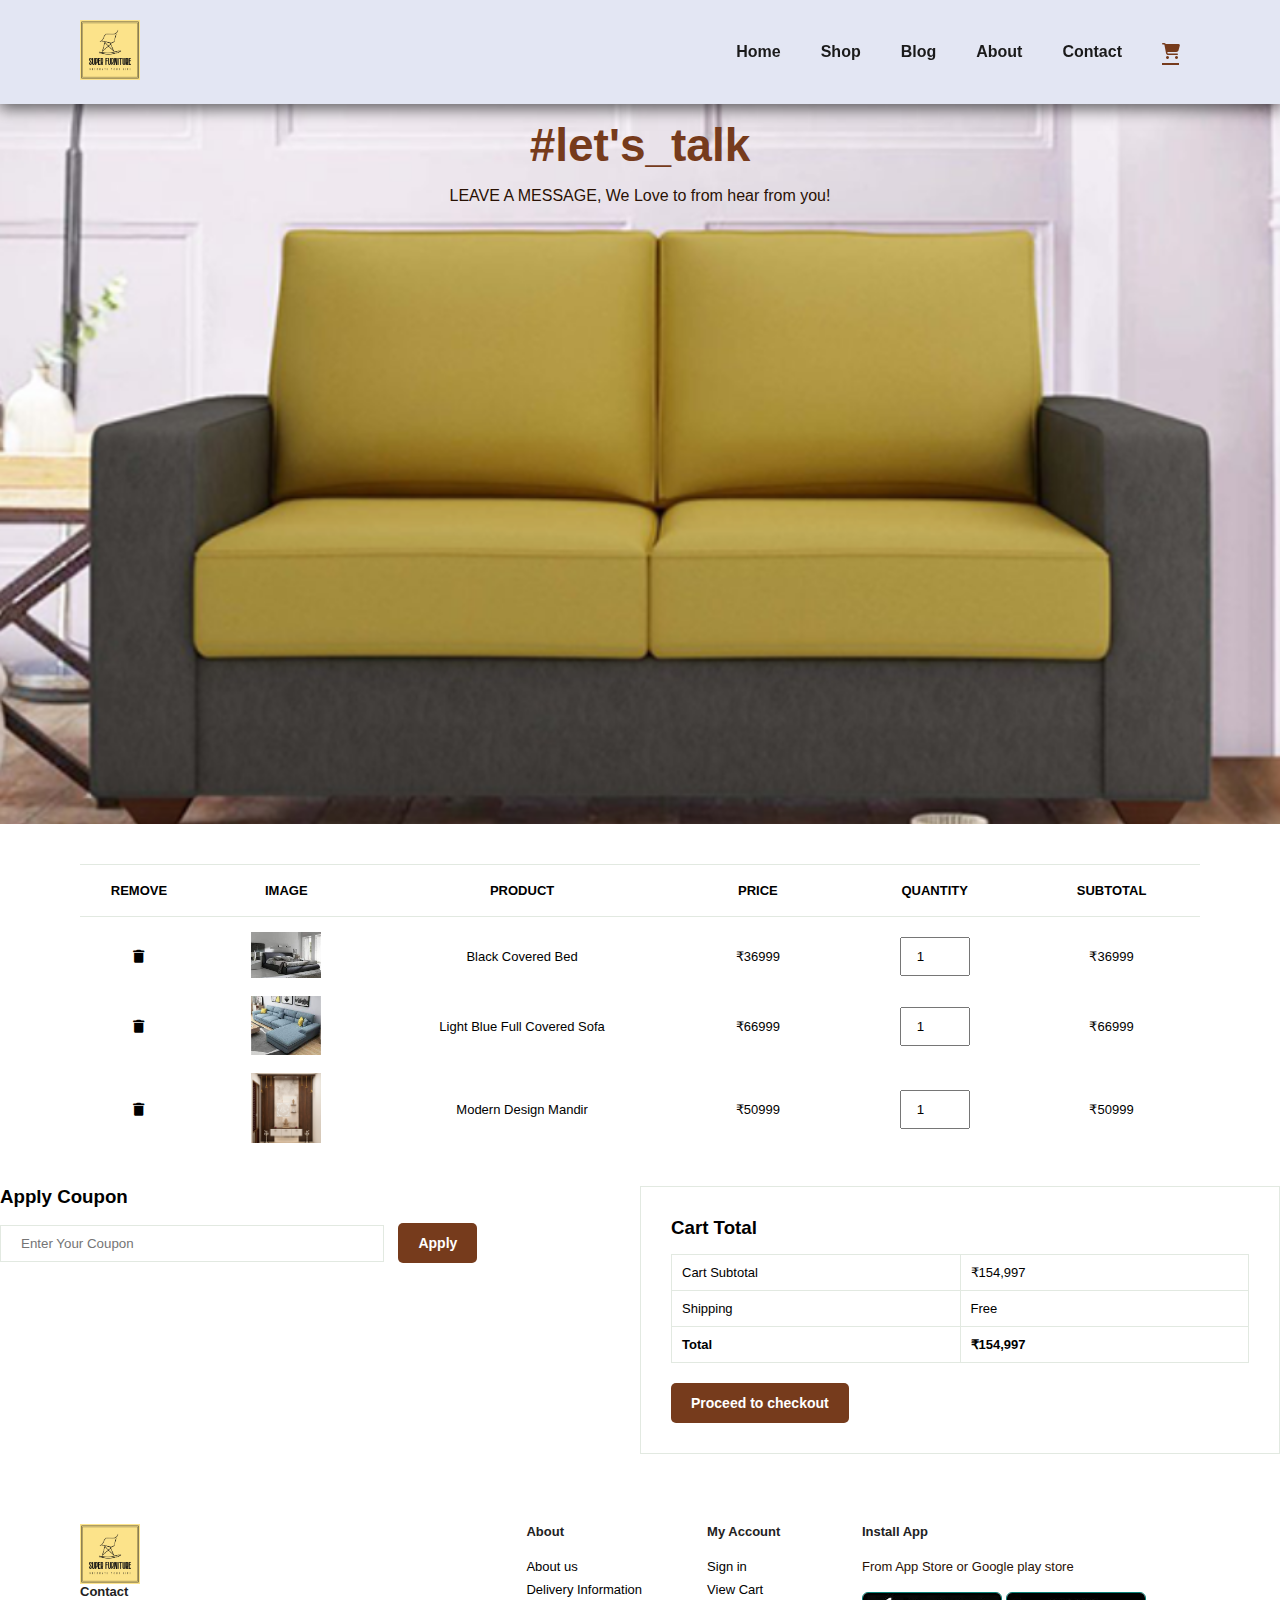
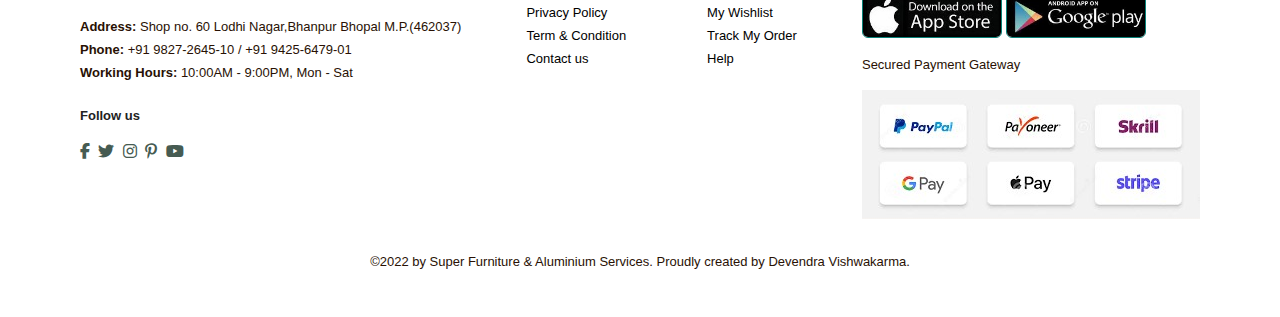
<file: cart.html>
<!DOCTYPE html>
<html lang="en">
<head>
    <meta charset="UTF-8">
    <meta http-equiv="X-UA-Compatible" content="IE=edge">
    <meta name="viewport" content="width=device-width, initial-scale=1.0">
    <title>Super Furniture</title>
    <link rel="stylesheet" href="
    https://cdnjs.cloudflare.com/ajax/libs/font-awesome/6.2.1/css/all.min.css">
    <link rel="stylesheet" href="style.css">
</head>

<body>
    <section id="header">
        <a href="#" ><img src="img/logo/106768648/Logo Files/For Web/png/Color logo with background.png" class = "logo" id="sufulogo" alt=""></a>

        <div>
            <u1 id="navbar">
                <li><a href="index.html">Home</a></li>
                <li><a href="shop.html">Shop</a></li>
                <li><a href="blog.html">Blog</a></li>
                <li><a href="about.html">About</a></li>
                <li><a href="contact.html">Contact</a></li>
                <li id="lg-bag"><a class="active" href="cart.html"><i class="fa-solid fa-cart-shopping"></i></a></li>
                <a href="#" id="close"><i class="far fa-times"></i></a>
            </u1>
        </div>
        <div id="mobile">
            <a href="cart.html"><i class="fa-solid fa-cart-shopping"></i></a>
            <i id="bar" class="fas fa-outdent"></i>
        </div>
    </section>
    
    <section id="page-header" class="about-header">
        
        <h2>#let's_talk</h2>

        <p>LEAVE A MESSAGE, We Love to from hear from you! </p>
        
    </section>

    <section id="cart" class="section-p1">
        <table width="100%">
            <thead>
                <tr>
                    <td>Remove</td>
                    <td>Image</td>
                    <td>Product</td>
                    <td>Price</td>
                    <td>Quantity</td>
                    <td>Subtotal</td>
                </tr>
            </thead>
            <tbody>
                <tr>
                    <td><i class="fa-sharp fa-solid fa-trash"></i><a href="#"></a></td>
                    <td><img src="img/products/bad-1.jfif" alt=""></td>
                    <td>Black Covered Bed</td>
                    <td>₹36999</td>
                    <td><input type="text" value="1"></td>
                    <td>₹36999</td>
                </tr>
                <tr>
                    <td><i class="fa-sharp fa-solid fa-trash"></i><a href="#"></a></td>
                    <td><img src="img/products/sofa-2.jfif" alt=""></td>
                    <td>Light Blue Full Covered Sofa</td>
                    <td>₹66999</td>
                    <td><input type="text" value="1"></td>
                    <td>₹66999</td>
                </tr>
                <tr>
                    <td><i class="fa-sharp fa-solid fa-trash"></i><a href="#"></a></td>
                    <td><img src="img/products/mandir.webp" alt=""></td>
                    <td>Modern Design Mandir</td>
                    <td>₹50999</td>
                    <td><input type="text" value="1"></td>
                    <td>₹50999</td>
                </tr>
            </tbody>
        </table>
    </section>

    <section id="cart-add" class="section-">
        <div id="coupon">
            <h3>Apply Coupon</h3>
            <div>
                <input type="text" placeholder="Enter Your Coupon">
                <button class="normal">Apply</button>
            </div>
        </div>
        
        <div id="subtotal">
            <h3>Cart Total</h3>
            <table>
                <tr>
                    <td>Cart Subtotal</td>
                    <td>₹154,997</td>
                </tr>
                <tr>
                    <td>Shipping</td>
                    <td>Free</td>
                </tr>
                <tr>
                    <td><Strong>Total</Strong></td>
                    <td><Strong>₹154,997</Strong></td>
                </tr>
            </table>
            <button class="normal">Proceed to checkout</button>
        </div>
    </section>

    <footer class="section-p1">
        <div class="col">
            <img src="img/logo/106768648/Logo Files/For Web/png/Color logo with background.png"  id="sufulogo" alt="">
            <h4>Contact</h4>
            <p><strong>Address: </strong> Shop no. 60 Lodhi Nagar,Bhanpur Bhopal M.P.(462037)</p>
            <p><strong>Phone: </strong> +91 9827-2645-10 / +91 9425-6479-01 </p>
            <p><strong>Working Hours: </strong> 10:00AM - 9:00PM, Mon - Sat</p>
            <div class="follow">
                <h4>Follow us</h4>
                <div class="icon">
                    <i class="fab fa-facebook-f"></i>
                    <i class="fab fa-twitter"></i>
                    <i class="fab fa-instagram"></i>
                    <i class="fab fa-pinterest-p"></i>
                    <i class="fab fa-youtube"></i>
                </div>
            </div>
        </div>

        <div class="col">
            <h4>About</h4>
            <a href="">About us</a>
            <a href="">Delivery Information</a>
            <a href="">Privacy Policy</a>
            <a href="">Term & Condition</a>
            <a href="">Contact us</a>
        </div>

        <div class="col">
            <h4>My Account</h4>
            <a href="">Sign in</a>
            <a href="">View Cart</a>
            <a href="">My Wishlist</a>
            <a href="">Track My Order</a>
            <a href="">Help</a>
        </div>

        <div class="col install">
            <h4>Install App</h4>
            <p>From App Store or Google play store</p>
            <div class="row">
                <img src="img/footer/a1.jfif" alt="">
                <img src="img/footer/g1.jfif" alt="">
            </div>
            <p>Secured Payment Gateway</p>
            <img src="img/footer/pay.jpg" alt="">
        </div>

        <div class="copyright">
            <p>
                ©2022 by Super Furniture & Aluminium Services. Proudly created by Devendra Vishwakarma.
            </p>
        </div>

    </footer>


    <script src="script.js"></script>
    </body>
</html>
</file>
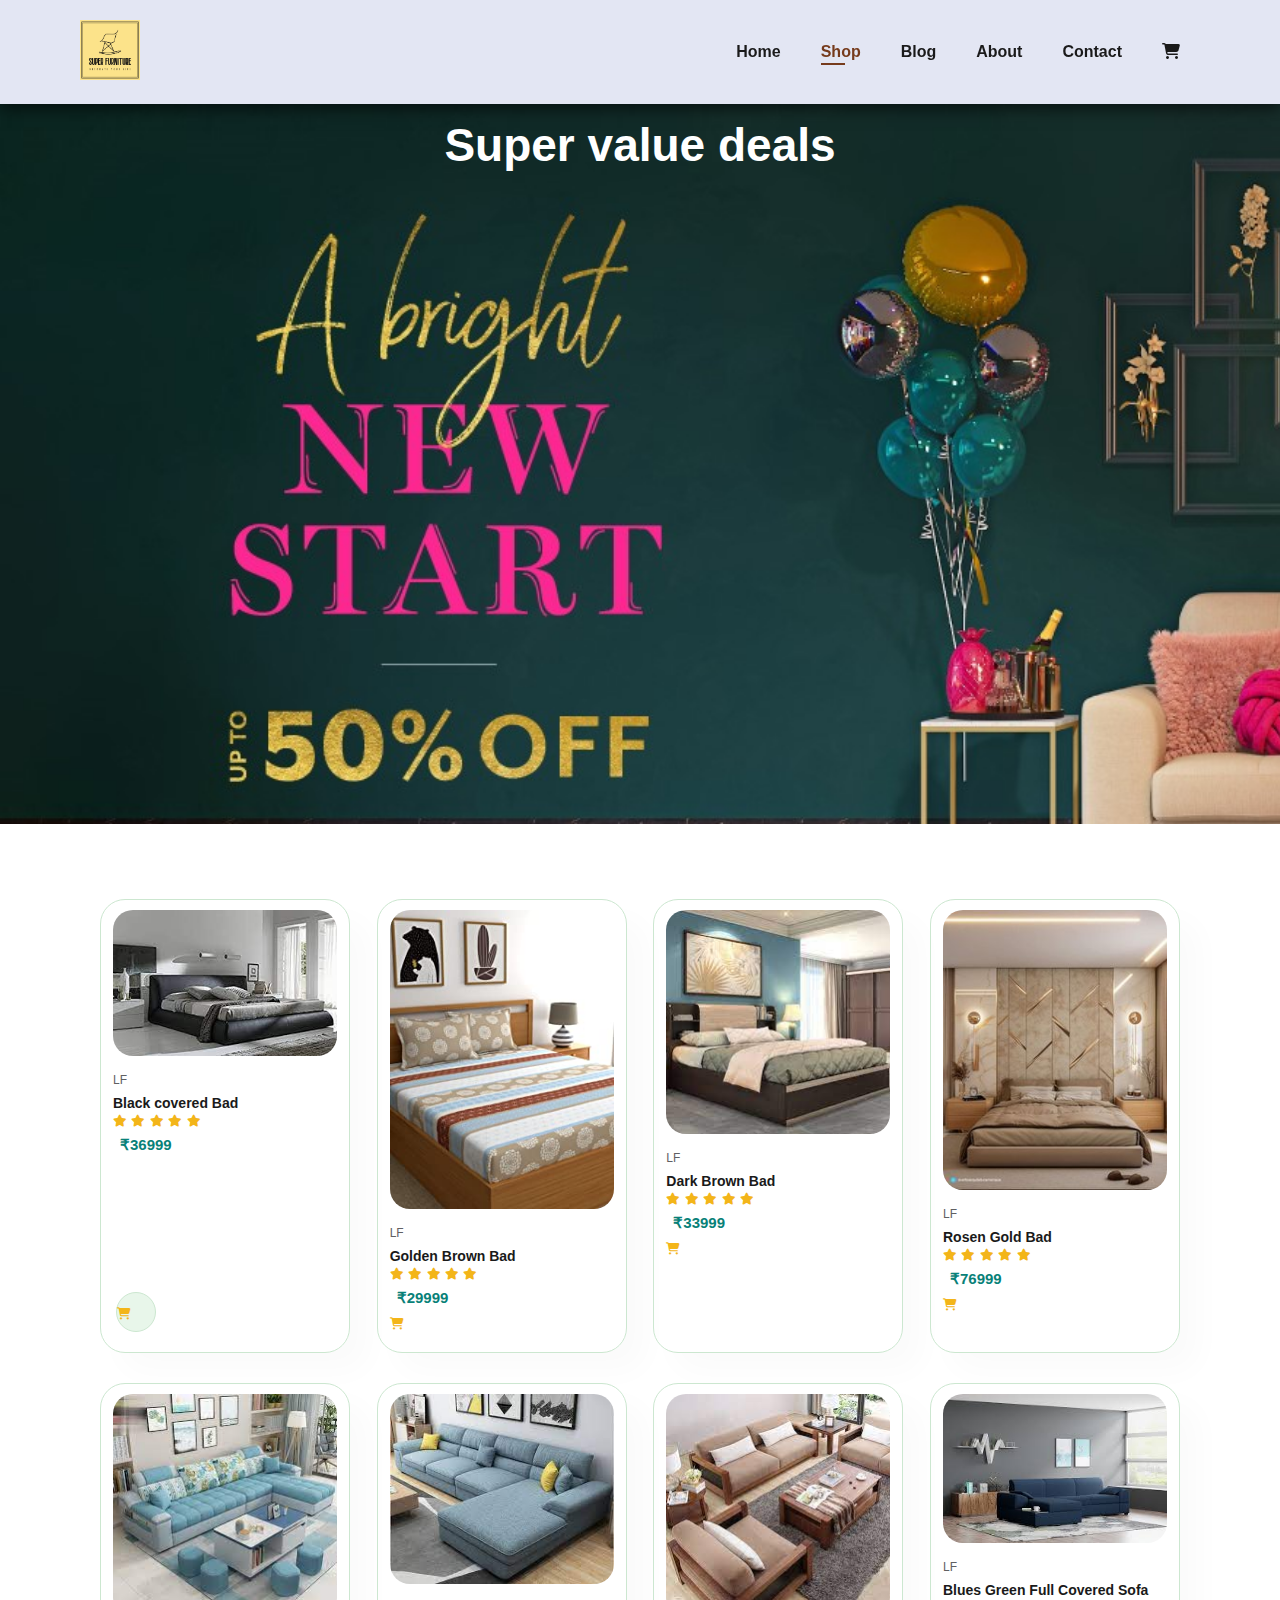
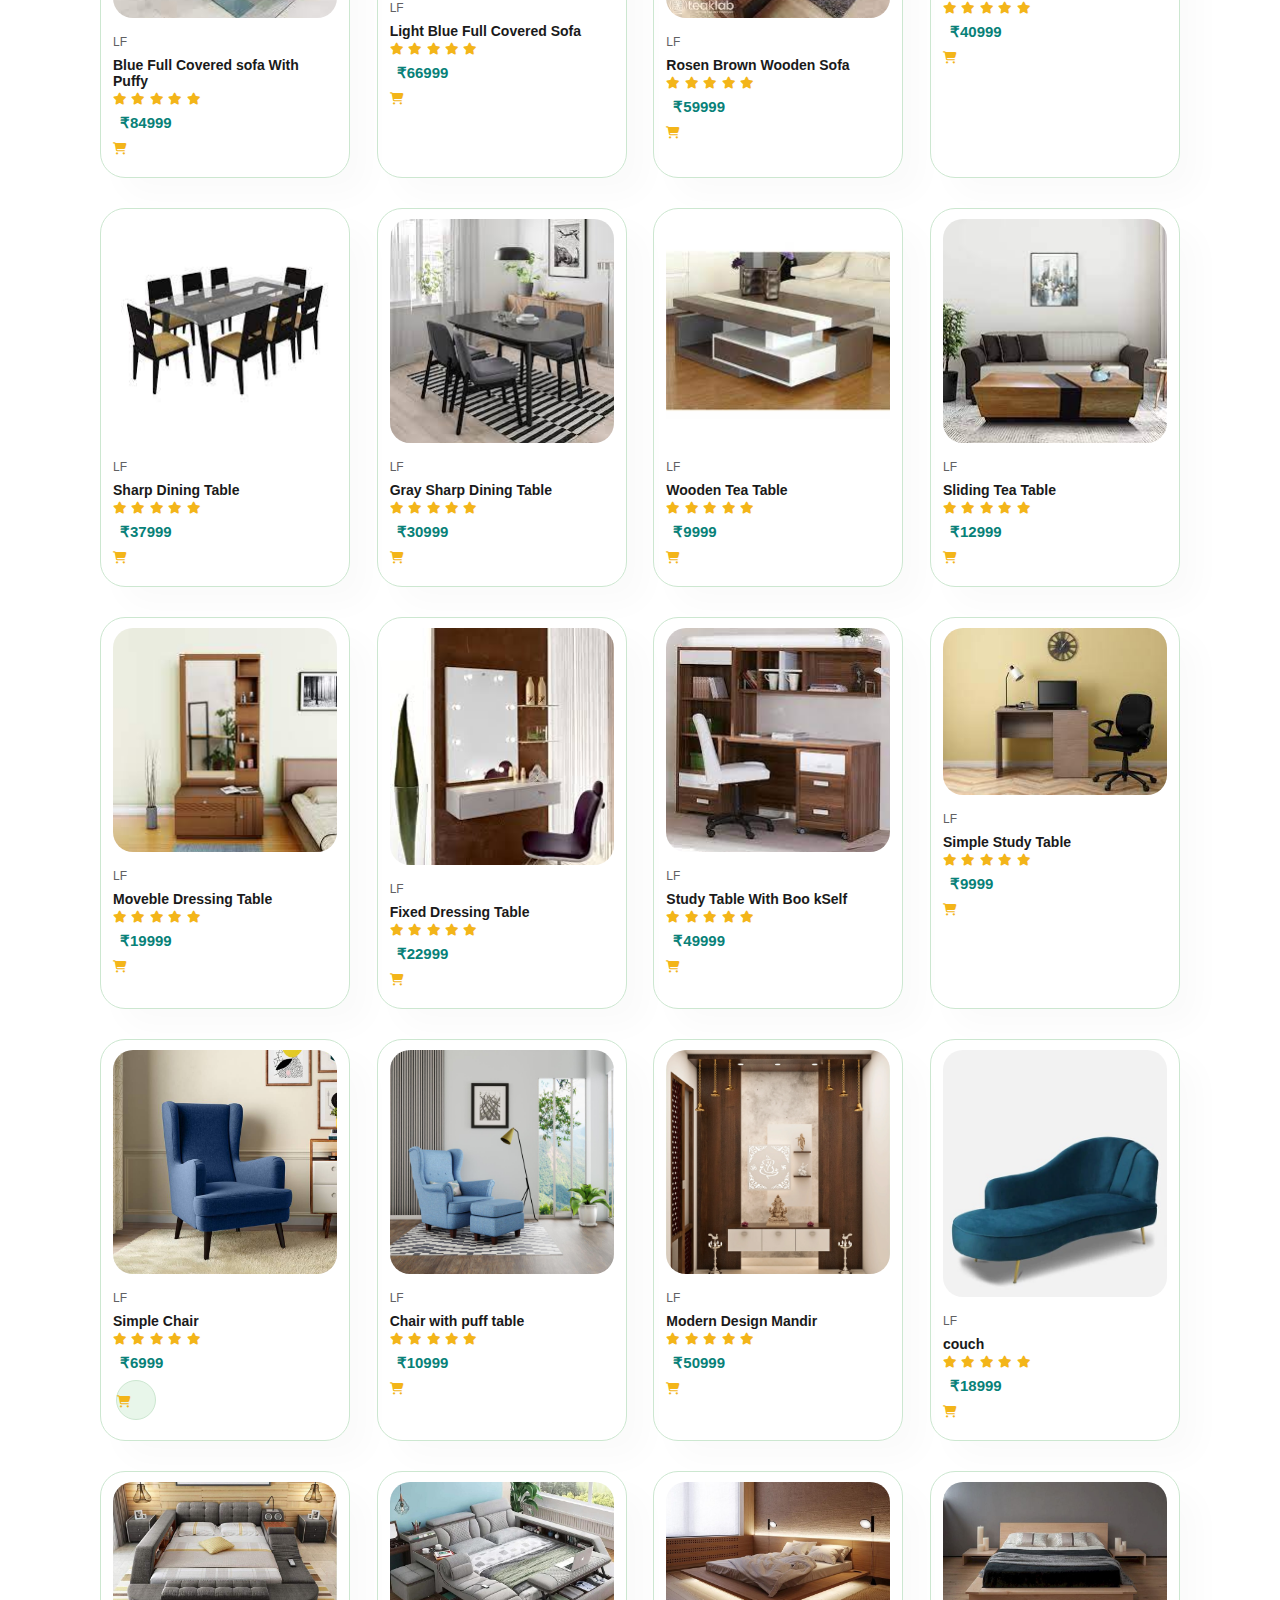
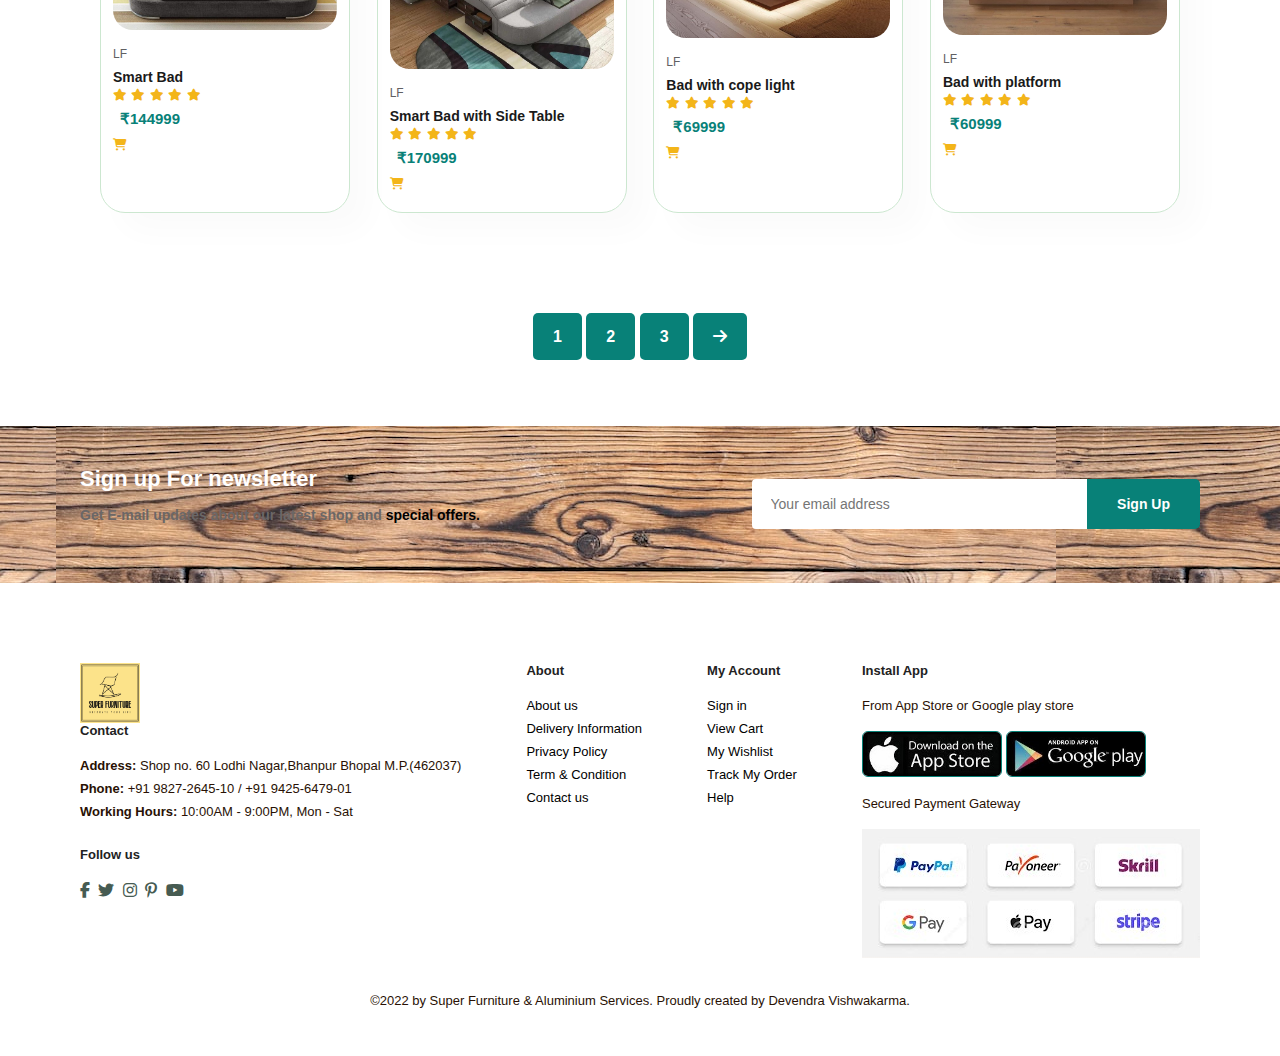
<file: shop.html>
<!DOCTYPE html>
<html lang="en">
<head>
    <meta charset="UTF-8">
    <meta http-equiv="X-UA-Compatible" content="IE=edge">
    <meta name="viewport" content="width=device-width, initial-scale=1.0">
    <title>Super Furniture</title>
    <link rel="stylesheet" href="
    https://cdnjs.cloudflare.com/ajax/libs/font-awesome/6.2.1/css/all.min.css">
    <link rel="stylesheet" href="style.css">
</head>
<body>
    <section id="header">
        <a href="#" ><img src="img/logo/106768648/Logo Files/For Web/png/Color logo with background.png" class = "logo" id="sufulogo" alt=""></a>

        <div>
            <u1 id="navbar">
                <li><a href="index.html">Home</a></li>
                <li><a class="active" href="shop.html">Shop</a></li>
                <li><a href="blog.html">Blog</a></li>
                <li><a href="about.html">About</a></li>
                <li><a href="contact.html">Contact</a></li>
                <li id="lg-bag"><a href="cart.html"><i class="fa-solid fa-cart-shopping"></i></a></li>
                <a href="#" id="close"><i class="far fa-times"></i></a>
            </u1>
        </div>
        <div id="mobile">
            <a href="cart.html"><i class="fa-solid fa-cart-shopping"></i></a>
            <i id="bar" class="fas fa-outdent"></i>
        </div>
    </section>
    
    <section id="page-header">
        
        <h2>Super value deals</h2>
        
    </section> 

    <section id="product1" class="section-p1">
        <div class="pro-container">
            <div class="pro" onclick="window.location.href='sProduct.html';">
                <img src="img/products/bad-1.jfif" alt="">
                <div class="desc">
                    <span>LF</span>
                    <h5>Black covered Bad</h5>
                    <div class="star">
                        <i class="fa-solid fa-star"></i>
                        <i class="fa-solid fa-star"></i>
                        <i class="fa-solid fa-star"></i>
                        <i class="fa-solid fa-star"></i>
                        <i class="fa-solid fa-star"></i>
                    </div>
                    <h4>₹36999</h4>
                    <a href="#" class="cart"><i class="fa-solid fa-cart-shopping"></i></a>
                </div>
            </div>    
            <div class="pro">
                <img src="img/products/bad-2.jpg" alt="">
                <div class="desc">
                    <span>LF</span>
                    <h5>Golden Brown Bad</h5>
                    <div class="star">
                        <i class="fa-solid fa-star"></i>
                        <i class="fa-solid fa-star"></i>
                        <i class="fa-solid fa-star"></i>
                        <i class="fa-solid fa-star"></i>
                        <i class="fa-solid fa-star"></i>
                    </div>
                    <h4>₹29999</h4>
                    <a href="#"><i class="fa-solid fa-cart-shopping"></i></a>
                </div>
            </div>    
            <div class="pro">
                <img src="img/products/bad-3.jfif" alt="">
                <div class="desc">
                    <span>LF</span>
                    <h5>Dark Brown Bad</h5>
                    <div class="star">
                        <i class="fa-solid fa-star"></i>
                        <i class="fa-solid fa-star"></i>
                        <i class="fa-solid fa-star"></i>
                        <i class="fa-solid fa-star"></i>
                        <i class="fa-solid fa-star"></i>
                    </div>
                    <h4>₹33999</h4>
                    <a href="#"><i class="fa-solid fa-cart-shopping"></i></a>
                </div>
            </div>    
            <div class="pro">
                <img src="img/products/bad-5.jpg" alt="">
                <div class="desc">
                    <span>LF</span>
                    <h5>Rosen Gold Bad</h5>
                    <div class="star">
                        <i class="fa-solid fa-star"></i>
                        <i class="fa-solid fa-star"></i>
                        <i class="fa-solid fa-star"></i>
                        <i class="fa-solid fa-star"></i>
                        <i class="fa-solid fa-star"></i>
                    </div>
                    <h4>₹76999</h4>
                    <a href="#"><i class="fa-solid fa-cart-shopping"></i></a>
                </div>
            </div>    
            <div class="pro">
                <img src="img/products/sofa-1.jfif" alt="">
                <div class="desc">
                    <span>LF</span>
                    <h5>Blue Full Covered sofa With Puffy</h5>
                    <div class="star">
                        <i class="fa-solid fa-star"></i>
                        <i class="fa-solid fa-star"></i>
                        <i class="fa-solid fa-star"></i>
                        <i class="fa-solid fa-star"></i>
                        <i class="fa-solid fa-star"></i>
                    </div>
                    <h4>₹84999</h4>
                    <a href="#"><i class="fa-solid fa-cart-shopping"></i></a>
                </div>
            </div>    
            <div class="pro">
                <img src="img/products/sofa-2.jfif" alt="">
                <div class="desc">
                    <span>LF</span>
                    <h5>Light Blue Full Covered Sofa</h5>
                    <div class="star">
                        <i class="fa-solid fa-star"></i>
                        <i class="fa-solid fa-star"></i>
                        <i class="fa-solid fa-star"></i>
                        <i class="fa-solid fa-star"></i>
                        <i class="fa-solid fa-star"></i>
                    </div>
                    <h4>₹66999</h4>
                    <a href="#"><i class="fa-solid fa-cart-shopping"></i></a>
                </div>
            </div>
            <div class="pro">
                <img src="img/products/sofa-3.jfif" alt="">
                <div class="desc">
                    <span>LF</span>
                    <h5>Rosen Brown Wooden Sofa</h5>
                    <div class="star">
                        <i class="fa-solid fa-star"></i>
                        <i class="fa-solid fa-star"></i>
                        <i class="fa-solid fa-star"></i>
                        <i class="fa-solid fa-star"></i>
                        <i class="fa-solid fa-star"></i>
                    </div>
                    <h4>₹59999</h4>
                    <a href="#"><i class="fa-solid fa-cart-shopping"></i></a>
                </div>
            </div>
            <div class="pro">
                <img src="img/products/sofa-4.jfif" alt="">
                <div class="desc">
                    <span>LF</span>
                    <h5>Blues Green Full Covered Sofa</h5>
                    <div class="star">
                        <i class="fa-solid fa-star"></i>
                        <i class="fa-solid fa-star"></i>
                        <i class="fa-solid fa-star"></i>
                        <i class="fa-solid fa-star"></i>
                        <i class="fa-solid fa-star"></i>
                    </div>
                    <h4>₹40999</h4>
                    <a href="#"><i class="fa-solid fa-cart-shopping"></i></a>
                </div>
            </div>
            <div class="pro">
                <img src="img/products/dt-1.jfif" alt="">
                <div class="desc">
                    <span>LF</span>
                    <h5>Sharp Dining Table</h5>
                    <div class="star">
                        <i class="fa-solid fa-star"></i>
                        <i class="fa-solid fa-star"></i>
                        <i class="fa-solid fa-star"></i>
                        <i class="fa-solid fa-star"></i>
                        <i class="fa-solid fa-star"></i>
                    </div>
                    <h4>₹37999</h4>
                    <a href="#"><i class="fa-solid fa-cart-shopping"></i></a>
                </div>
            </div>
            <div class="pro">
                <img src="img/products/dt-2.jfif" alt="">
                <div class="desc">
                    <span>LF</span>
                    <h5>Gray Sharp Dining Table</h5>
                    <div class="star">
                        <i class="fa-solid fa-star"></i>
                        <i class="fa-solid fa-star"></i>
                        <i class="fa-solid fa-star"></i>
                        <i class="fa-solid fa-star"></i>
                        <i class="fa-solid fa-star"></i>
                    </div>
                    <h4>₹30999</h4>
                    <a href="#"><i class="fa-solid fa-cart-shopping"></i></a>
                </div>
            </div>
            <div class="pro">
                <img src="img/products/tt-1.jfif" alt="">
                <div class="desc">
                    <span>LF</span>
                    <h5>Wooden Tea Table</h5>
                    <div class="star">
                        <i class="fa-solid fa-star"></i>
                        <i class="fa-solid fa-star"></i>
                        <i class="fa-solid fa-star"></i>
                        <i class="fa-solid fa-star"></i>
                        <i class="fa-solid fa-star"></i>
                    </div>
                    <h4>₹9999</h4>
                    <a href="#"><i class="fa-solid fa-cart-shopping"></i></a>
                </div>
            </div>
            <div class="pro">
                <img src="img/products/tt-2.jfif" alt="">
                <div class="desc">
                    <span>LF</span>
                    <h5>Sliding Tea Table</h5>
                    <div class="star">
                        <i class="fa-solid fa-star"></i>
                        <i class="fa-solid fa-star"></i>
                        <i class="fa-solid fa-star"></i>
                        <i class="fa-solid fa-star"></i>
                        <i class="fa-solid fa-star"></i>
                    </div>
                    <h4>₹12999</h4>
                    <a href="#"><i class="fa-solid fa-cart-shopping"></i></a>
                </div>
            </div>
            <div class="pro">
                <img src="img/products/dressing-1.jfif" alt="">
                <div class="desc">
                    <span>LF</span>
                    <h5>Moveble Dressing Table</h5>
                    <div class="star">
                        <i class="fa-solid fa-star"></i>
                        <i class="fa-solid fa-star"></i>
                        <i class="fa-solid fa-star"></i>
                        <i class="fa-solid fa-star"></i>
                        <i class="fa-solid fa-star"></i>
                    </div>
                    <h4>₹19999</h4>
                    <a href="#"><i class="fa-solid fa-cart-shopping"></i></a>
                </div>
            </div>
            <div class="pro">
                <img src="img/products/dressing-2.jfif" alt="">
                <div class="desc">
                    <span>LF</span>
                    <h5>Fixed Dressing Table</h5>
                    <div class="star">
                        <i class="fa-solid fa-star"></i>
                        <i class="fa-solid fa-star"></i>
                        <i class="fa-solid fa-star"></i>
                        <i class="fa-solid fa-star"></i>
                        <i class="fa-solid fa-star"></i>
                    </div>
                    <h4>₹22999</h4>
                    <a href="#"><i class="fa-solid fa-cart-shopping"></i></a>
                </div>
            </div>
            <div class="pro">
                <img src="img/products/studytable-1.jfif" alt="">
                <div class="desc">
                    <span>LF</span>
                    <h5>Study Table With Boo kSelf</h5>
                    <div class="star">
                        <i class="fa-solid fa-star"></i>
                        <i class="fa-solid fa-star"></i>
                        <i class="fa-solid fa-star"></i>
                        <i class="fa-solid fa-star"></i>
                        <i class="fa-solid fa-star"></i>
                    </div>
                    <h4>₹49999</h4>
                    <a href="#"><i class="fa-solid fa-cart-shopping"></i></a>
                </div>
            </div>
            <div class="pro">
                <img src="img/products/studytable-2.jfif" alt="">
                <div class="desc">
                    <span>LF</span>
                    <h5>Simple Study Table</h5>
                    <div class="star">
                        <i class="fa-solid fa-star"></i>
                        <i class="fa-solid fa-star"></i>
                        <i class="fa-solid fa-star"></i>
                        <i class="fa-solid fa-star"></i>
                        <i class="fa-solid fa-star"></i>
                    </div>
                    <h4>₹9999</h4>
                    <a href="#"><i class="fa-solid fa-cart-shopping"></i></a>
                </div>
            </div>
            <div class="pro">
                <img src="img/products/SimpleChair.jpg" alt="">
                <div class="desc">
                    <span>LF</span>
                    <h5>Simple Chair</h5>
                    <div class="star">
                        <i class="fa-solid fa-star"></i>
                        <i class="fa-solid fa-star"></i>
                        <i class="fa-solid fa-star"></i>
                        <i class="fa-solid fa-star"></i>
                        <i class="fa-solid fa-star"></i>
                    </div>
                    <h4>₹6999</h4>
                    <a href="#" class="cart"><i class="fa-solid fa-cart-shopping"></i></a>
                </div>
            </div>    
            <div class="pro">
                <img src="img/products/chairWithPuffy.jpg" alt="">
                <div class="desc">
                    <span>LF</span>
                    <h5>Chair with puff table</h5>
                    <div class="star">
                        <i class="fa-solid fa-star"></i>
                        <i class="fa-solid fa-star"></i>
                        <i class="fa-solid fa-star"></i>
                        <i class="fa-solid fa-star"></i>
                        <i class="fa-solid fa-star"></i>
                    </div>
                    <h4>₹10999</h4>
                    <a href="#"><i class="fa-solid fa-cart-shopping"></i></a>
                </div>
            </div>    
            <div class="pro">
                <img src="img/products/mandir.webp" alt="">
                <div class="desc">
                    <span>LF</span>
                    <h5>Modern Design Mandir</h5>
                    <div class="star">
                        <i class="fa-solid fa-star"></i>
                        <i class="fa-solid fa-star"></i>
                        <i class="fa-solid fa-star"></i>
                        <i class="fa-solid fa-star"></i>
                        <i class="fa-solid fa-star"></i>
                    </div>
                    <h4>₹50999</h4>
                    <a href="#"><i class="fa-solid fa-cart-shopping"></i></a>
                </div>
            </div>    
            <div class="pro">
                <img src="img/products/couch-2.jpg" alt="">
                <div class="desc">
                    <span>LF</span>
                    <h5>couch</h5>
                    <div class="star">
                        <i class="fa-solid fa-star"></i>
                        <i class="fa-solid fa-star"></i>
                        <i class="fa-solid fa-star"></i>
                        <i class="fa-solid fa-star"></i>
                        <i class="fa-solid fa-star"></i>
                    </div>
                    <h4>₹18999</h4>
                    <a href="#"><i class="fa-solid fa-cart-shopping"></i></a>
                </div>
            </div>    
            <div class="pro">
                <img src="img/products/smartBad-1.jpg" alt="">
                <div class="desc">
                    <span>LF</span>
                    <h5>Smart Bad</h5>
                    <div class="star">
                        <i class="fa-solid fa-star"></i>
                        <i class="fa-solid fa-star"></i>
                        <i class="fa-solid fa-star"></i>
                        <i class="fa-solid fa-star"></i>
                        <i class="fa-solid fa-star"></i>
                    </div>
                    <h4>₹144999</h4>
                    <a href="#"><i class="fa-solid fa-cart-shopping"></i></a>
                </div>
            </div>    
            <div class="pro">
                <img src="img/products/smartBadWithSideTable.jpg" alt="">
                <div class="desc">
                    <span>LF</span>
                    <h5>Smart Bad with Side Table</h5>
                    <div class="star">
                        <i class="fa-solid fa-star"></i>
                        <i class="fa-solid fa-star"></i>
                        <i class="fa-solid fa-star"></i>
                        <i class="fa-solid fa-star"></i>
                        <i class="fa-solid fa-star"></i>
                    </div>
                    <h4>₹170999</h4>
                    <a href="#"><i class="fa-solid fa-cart-shopping"></i></a>
                </div>
            </div>
            <div class="pro">
                <img src="img/products/BadeWithCopeLight.jpg" alt="">
                <div class="desc">
                    <span>LF</span>
                    <h5>Bad with cope light</h5>
                    <div class="star">
                        <i class="fa-solid fa-star"></i>
                        <i class="fa-solid fa-star"></i>
                        <i class="fa-solid fa-star"></i>
                        <i class="fa-solid fa-star"></i>
                        <i class="fa-solid fa-star"></i>
                    </div>
                    <h4>₹69999</h4>
                    <a href="#"><i class="fa-solid fa-cart-shopping"></i></a>
                </div>
            </div>
            <div class="pro">
                <img src="img/products/BadeWithPlatform.jpg" alt="">
                <div class="desc">
                    <span>LF</span>
                    <h5>Bad with platform</h5>
                    <div class="star">
                        <i class="fa-solid fa-star"></i>
                        <i class="fa-solid fa-star"></i>
                        <i class="fa-solid fa-star"></i>
                        <i class="fa-solid fa-star"></i>
                        <i class="fa-solid fa-star"></i>
                    </div>
                    <h4>₹60999</h4>
                    <a href="#"><i class="fa-solid fa-cart-shopping"></i></a>
                </div>
            </div>
        </div>
    </section> 

    <section id="pagination" class="section-p1">
        <a href="#">1</a>
        <a href="#">2</a>
        <a href="#">3</a>
        <a href="#"><i class="fa-solid fa-arrow-right"></i></a>

    </section>

    <section id="newsletter" class="section-p1 section-m1">
        <div class="newstext">
            <h4>Sign up For newsletter</h4>
            <p>Get E-mail updates about our latest shop and <span>special offers.</span></p>
        </div>
        <div class="form">
            <input type="text" placeholder="Your email address">
            <button class="normal">Sign Up </button>
        </div>
    </section>

    <footer class="section-p1">
        <div class="col">
            <img src="img/logo/106768648/Logo Files/For Web/png/Color logo with background.png"  id="sufulogo" alt="">
            <h4>Contact</h4>
            <p><strong>Address: </strong> Shop no. 60 Lodhi Nagar,Bhanpur Bhopal M.P.(462037)</p>
            <p><strong>Phone: </strong> +91 9827-2645-10 / +91 9425-6479-01 </p>
            <p><strong>Working Hours: </strong> 10:00AM - 9:00PM, Mon - Sat</p>
            <div class="follow">
                <h4>Follow us</h4>
                <div class="icon">
                    <i class="fab fa-facebook-f"></i>
                    <i class="fab fa-twitter"></i>
                    <i class="fab fa-instagram"></i>
                    <i class="fab fa-pinterest-p"></i>
                    <i class="fab fa-youtube"></i>
                </div>
            </div>
        </div>

        <div class="col">
            <h4>About</h4>
            <a href="">About us</a>
            <a href="">Delivery Information</a>
            <a href="">Privacy Policy</a>
            <a href="">Term & Condition</a>
            <a href="">Contact us</a>
        </div>

        <div class="col">
            <h4>My Account</h4>
            <a href="">Sign in</a>
            <a href="">View Cart</a>
            <a href="">My Wishlist</a>
            <a href="">Track My Order</a>
            <a href="">Help</a>
        </div>

        <div class="col install">
            <h4>Install App</h4>
            <p>From App Store or Google play store</p>
            <div class="row">
                <img src="img/footer/a1.jfif" alt="">
                <img src="img/footer/g1.jfif" alt="">
            </div>
            <p>Secured Payment Gateway</p>
            <img src="img/footer/pay.jpg" alt="">
        </div>

        <div class="copyright">
            <p>
                ©2022 by Super Furniture & Aluminium Services. Proudly created by Devendra Vishwakarma.
            </p>
        </div>

    </footer>


    <script src="script.js"></script>
    </body>
</html>
</file>
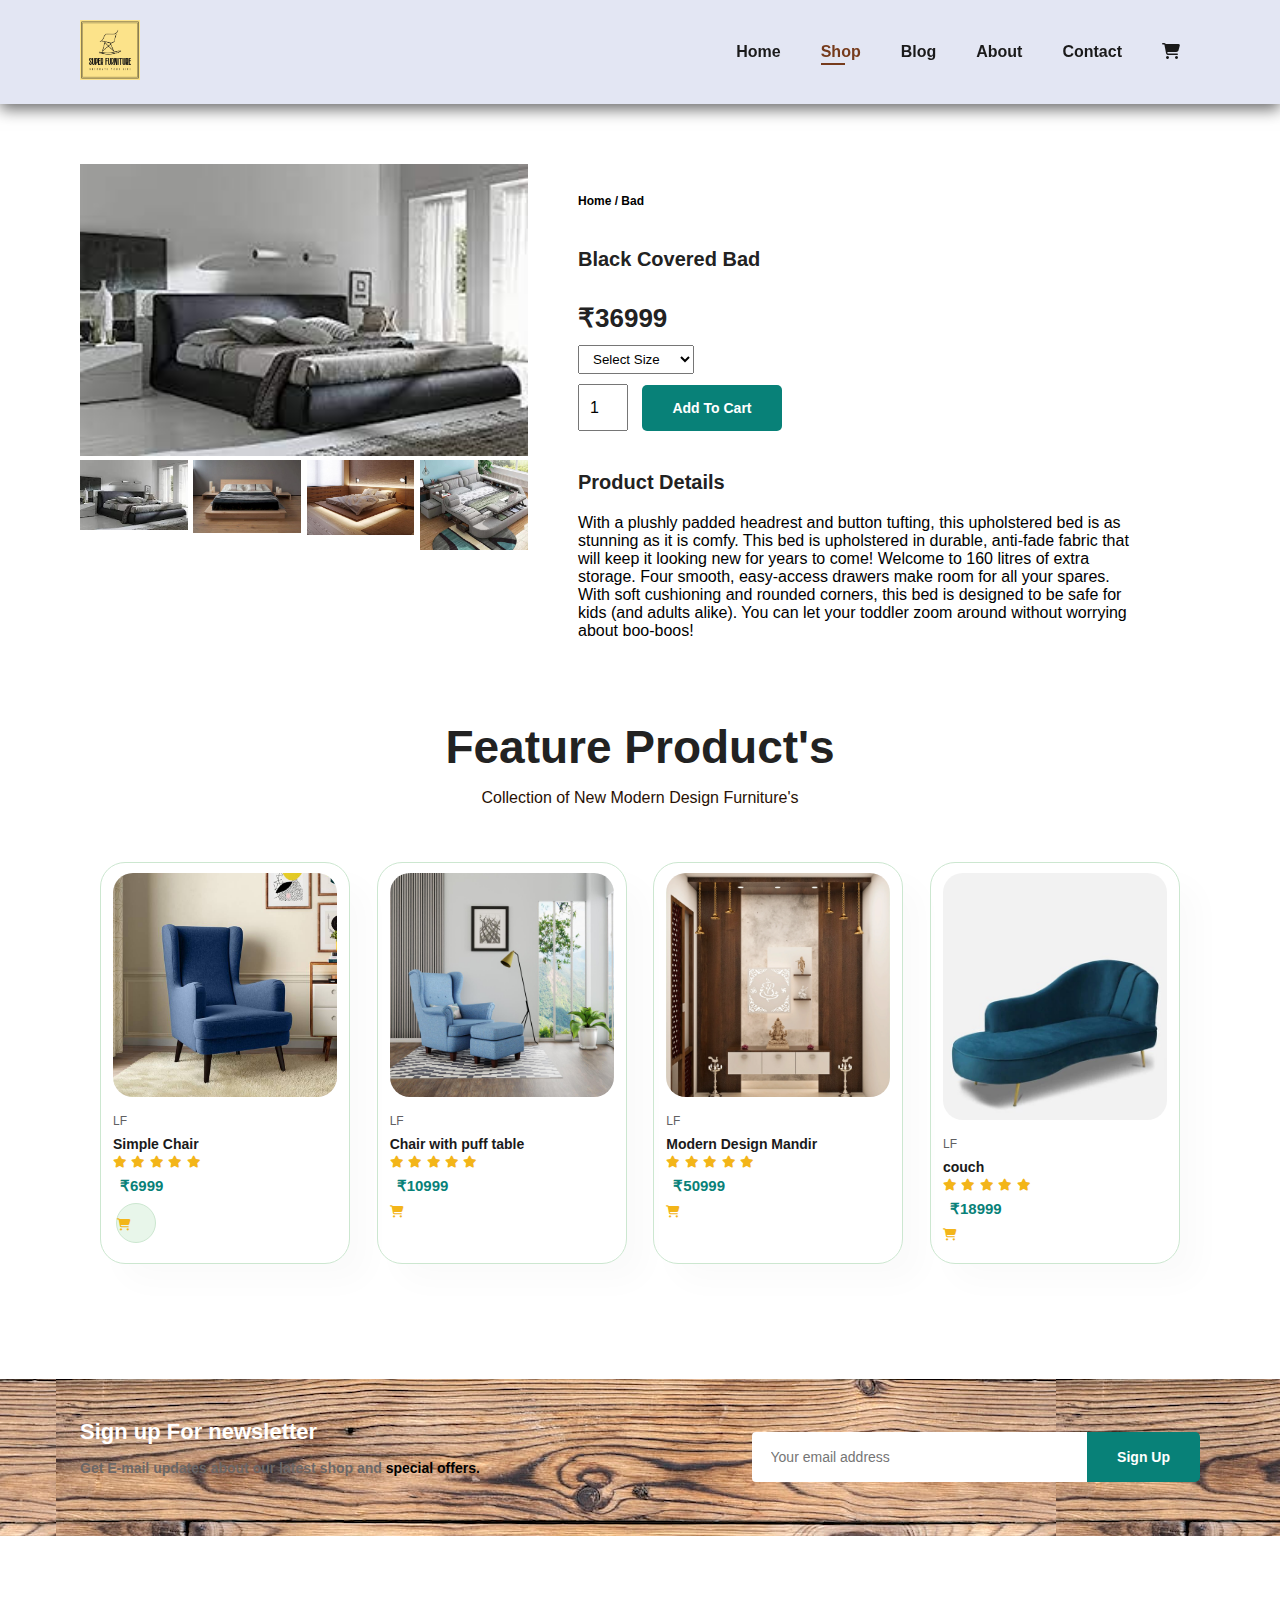
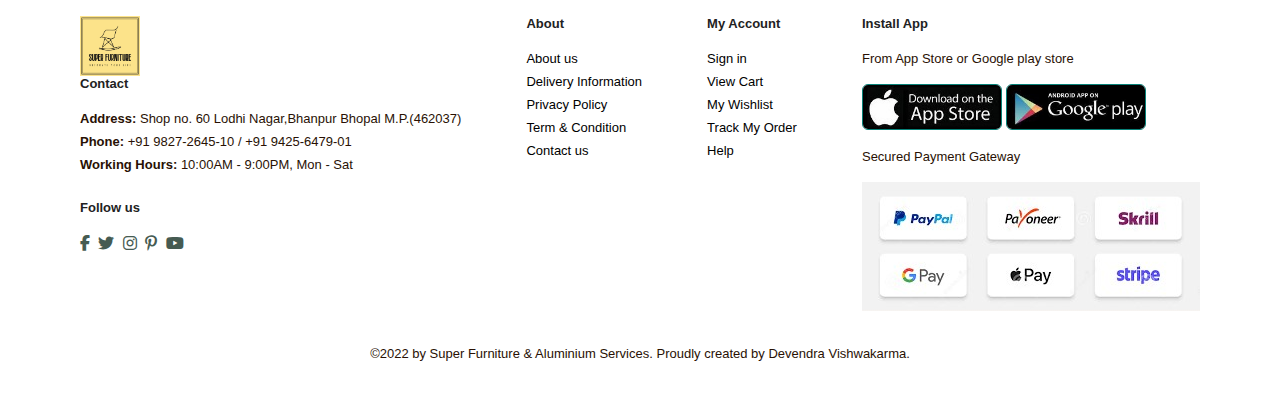
<file: sProduct.html>
<!DOCTYPE html>
<html lang="en">
<head>
    <meta charset="UTF-8">
    <meta http-equiv="X-UA-Compatible" content="IE=edge">
    <meta name="viewport" content="width=device-width, initial-scale=1.0">
    <title>Super Furniture</title>
    <link rel="stylesheet" href="
    https://cdnjs.cloudflare.com/ajax/libs/font-awesome/6.2.1/css/all.min.css">
    <link rel="stylesheet" href="style.css">
</head>
<body>

    <section id="header">
        <a href="#" ><img src="img/logo/106768648/Logo Files/For Web/png/Color logo with background.png" class = "logo" id="sufulogo" alt=""></a>

        <div>
            <u1 id="navbar">
                <li><a href="index.html">Home</a></li>
                <li><a class="active" href="shop.html">Shop</a></li>
                <li><a href="blog.html">Blog</a></li>
                <li><a href="about.html">About</a></li>
                <li><a href="contact.html">Contact</a></li>
                <li id="lg-bag"><a href="cart.html"><i class="fa-solid fa-cart-shopping"></i></a></li>
                <a href="#" id="close"><i class="far fa-times"></i></a>
            </u1>
        </div>
        <div id="mobile">
            <a href="cart.html"><i class="fa-solid fa-cart-shopping"></i></a>
            <i id="bar" class="fas fa-outdent"></i>
        </div>
    </section> 

    <section id="prodetails" class="section-p1">
        <div class="single-pro-image">
            <img src="img/products/bad-1.jfif" width="100%" id="MainImg" alt="">
            <div class="small-img-group">
                <div class="small-img-col">
                    <img src="img/products/bad-1.jfif" width="100%" class="small-img" alt="">
                </div>
                <div class="small-img-col">
                    <img src="img/products/BadeWithPlatform.jpg" width="100%" class="small-img" alt="">
                </div>
                <div class="small-img-col">
                    <img src="img/products/BadeWithCopeLight.jpg" width="100%" class="small-img" alt="">
                </div>
                <div class="small-img-col">
                    <img src="img/products/smartBadWithSideTable.jpg" width="100%" class="small-img" alt="">
                </div>
            </div>
        </div>

        <div class="single-pro-details">
            <h6>Home / Bad</h6>
            <h4>Black Covered Bad</h4>
            <h2>₹36999</h2>
            <select >
                <option>Select Size</option>
                <option>6X4 Sq. feet</option>
                <option>6X6 Sq. feet</option>
                <option>7X6 Sq. feet</option>
                <option>7X7 Sq. feet</option>
            </select>
            <input type="number" value="1">
            <button class="normal">Add To Cart</button>
            <h4>Product Details</h4>
            <span>
                With a plushly padded headrest and button tufting, this upholstered bed is as stunning as it is comfy.
                This bed is upholstered in durable, anti-fade fabric that will keep it looking new for years to come!
                Welcome to 160 litres of extra storage. Four smooth, easy-access drawers make room for all your spares.
                With soft cushioning and rounded corners, this bed is designed to be safe for kids (and adults alike). 
                You can let your toddler zoom around without worrying about boo-boos!
            </span>
        </div>
        
    </section>

    <section id="product1" class="section-p1">
        <h2>Feature Product's</h2>
        <p>Collection of New Modern Design Furniture's</p>
        <div class="pro-container">
            <div class="pro">
                <img src="img/products/SimpleChair.jpg" alt="">
                <div class="desc">
                    <span>LF</span>
                    <h5>Simple Chair</h5>
                    <div class="star">
                        <i class="fa-solid fa-star"></i>
                        <i class="fa-solid fa-star"></i>
                        <i class="fa-solid fa-star"></i>
                        <i class="fa-solid fa-star"></i>
                        <i class="fa-solid fa-star"></i>
                    </div>
                    <h4>₹6999</h4>
                    <a href="#" class="cart"><i class="fa-solid fa-cart-shopping"></i></a>
                </div>
            </div>    
            <div class="pro">
                <img src="img/products/chairWithPuffy.jpg" alt="">
                <div class="desc">
                    <span>LF</span>
                    <h5>Chair with puff table</h5>
                    <div class="star">
                        <i class="fa-solid fa-star"></i>
                        <i class="fa-solid fa-star"></i>
                        <i class="fa-solid fa-star"></i>
                        <i class="fa-solid fa-star"></i>
                        <i class="fa-solid fa-star"></i>
                    </div>
                    <h4>₹10999</h4>
                    <a href="#"><i class="fa-solid fa-cart-shopping"></i></a>
                </div>
            </div>    
            <div class="pro">
                <img src="img/products/mandir.webp" alt="">
                <div class="desc">
                    <span>LF</span>
                    <h5>Modern Design Mandir</h5>
                    <div class="star">
                        <i class="fa-solid fa-star"></i>
                        <i class="fa-solid fa-star"></i>
                        <i class="fa-solid fa-star"></i>
                        <i class="fa-solid fa-star"></i>
                        <i class="fa-solid fa-star"></i>
                    </div>
                    <h4>₹50999</h4>
                    <a href="#"><i class="fa-solid fa-cart-shopping"></i></a>
                </div>
            </div>    
            <div class="pro">
                <img src="img/products/couch-2.jpg" alt="">
                <div class="desc">
                    <span>LF</span>
                    <h5>couch</h5>
                    <div class="star">
                        <i class="fa-solid fa-star"></i>
                        <i class="fa-solid fa-star"></i>
                        <i class="fa-solid fa-star"></i>
                        <i class="fa-solid fa-star"></i>
                        <i class="fa-solid fa-star"></i>
                    </div>
                    <h4>₹18999</h4>
                    <a href="#"><i class="fa-solid fa-cart-shopping"></i></a>
                </div>
            </div>      
        </div>
    </section>
    
    <section id="newsletter" class="section-p1 section-m1">
        <div class="newstext">
            <h4>Sign up For newsletter</h4>
            <p>Get E-mail updates about our latest shop and <span>special offers.</span></p>
        </div>
        <div class="form">
            <input type="text" placeholder="Your email address">
            <button class="normal">Sign Up </button>
        </div>
    </section>

    <footer class="section-p1">
        <div class="col">
            <img src="img/logo/106768648/Logo Files/For Web/png/Color logo with background.png"  id="sufulogo" alt="">
            <h4>Contact</h4>
            <p><strong>Address: </strong> Shop no. 60 Lodhi Nagar,Bhanpur Bhopal M.P.(462037)</p>
            <p><strong>Phone: </strong> +91 9827-2645-10 / +91 9425-6479-01 </p>
            <p><strong>Working Hours: </strong> 10:00AM - 9:00PM, Mon - Sat</p>
            <div class="follow">
                <h4>Follow us</h4>
                <div class="icon">
                    <i class="fab fa-facebook-f"></i>
                    <i class="fab fa-twitter"></i>
                    <i class="fab fa-instagram"></i>
                    <i class="fab fa-pinterest-p"></i>
                    <i class="fab fa-youtube"></i>
                </div>
            </div>
        </div>

        <div class="col">
            <h4>About</h4>
            <a href="">About us</a>
            <a href="">Delivery Information</a>
            <a href="">Privacy Policy</a>
            <a href="">Term & Condition</a>
            <a href="">Contact us</a>
        </div>

        <div class="col">
            <h4>My Account</h4>
            <a href="">Sign in</a>
            <a href="">View Cart</a>
            <a href="">My Wishlist</a>
            <a href="">Track My Order</a>
            <a href="">Help</a>
        </div>

        <div class="col install">
            <h4>Install App</h4>
            <p>From App Store or Google play store</p>
            <div class="row">
                <img src="img/footer/a1.jfif" alt="">
                <img src="img/footer/g1.jfif" alt="">
            </div>
            <p>Secured Payment Gateway</p>
            <img src="img/footer/pay.jpg" alt="">
        </div>

        <div class="copyright">
            <p>
                ©2022 by Super Furniture & Aluminium Services. Proudly created by Devendra Vishwakarma.
            </p>
        </div>

    </footer>

    <script>
        var MainImg = document.getElementById("MainImg");
        var smallImg = document.getElementsByClassName("small-img");

        smallImg[0].onclick = function(){
            MainImg.src = smallImg[0].src;
        }
        smallImg[1].onclick = function(){
            MainImg.src = smallImg[1].src;
        }
        smallImg[2].onclick = function(){
            MainImg.src = smallImg[2].src;
        }
        smallImg[3].onclick = function(){
            MainImg.src = smallImg[3].src;
        }
    </script>

    <script src="script.js"></script>
    </body>
</html>
</file>
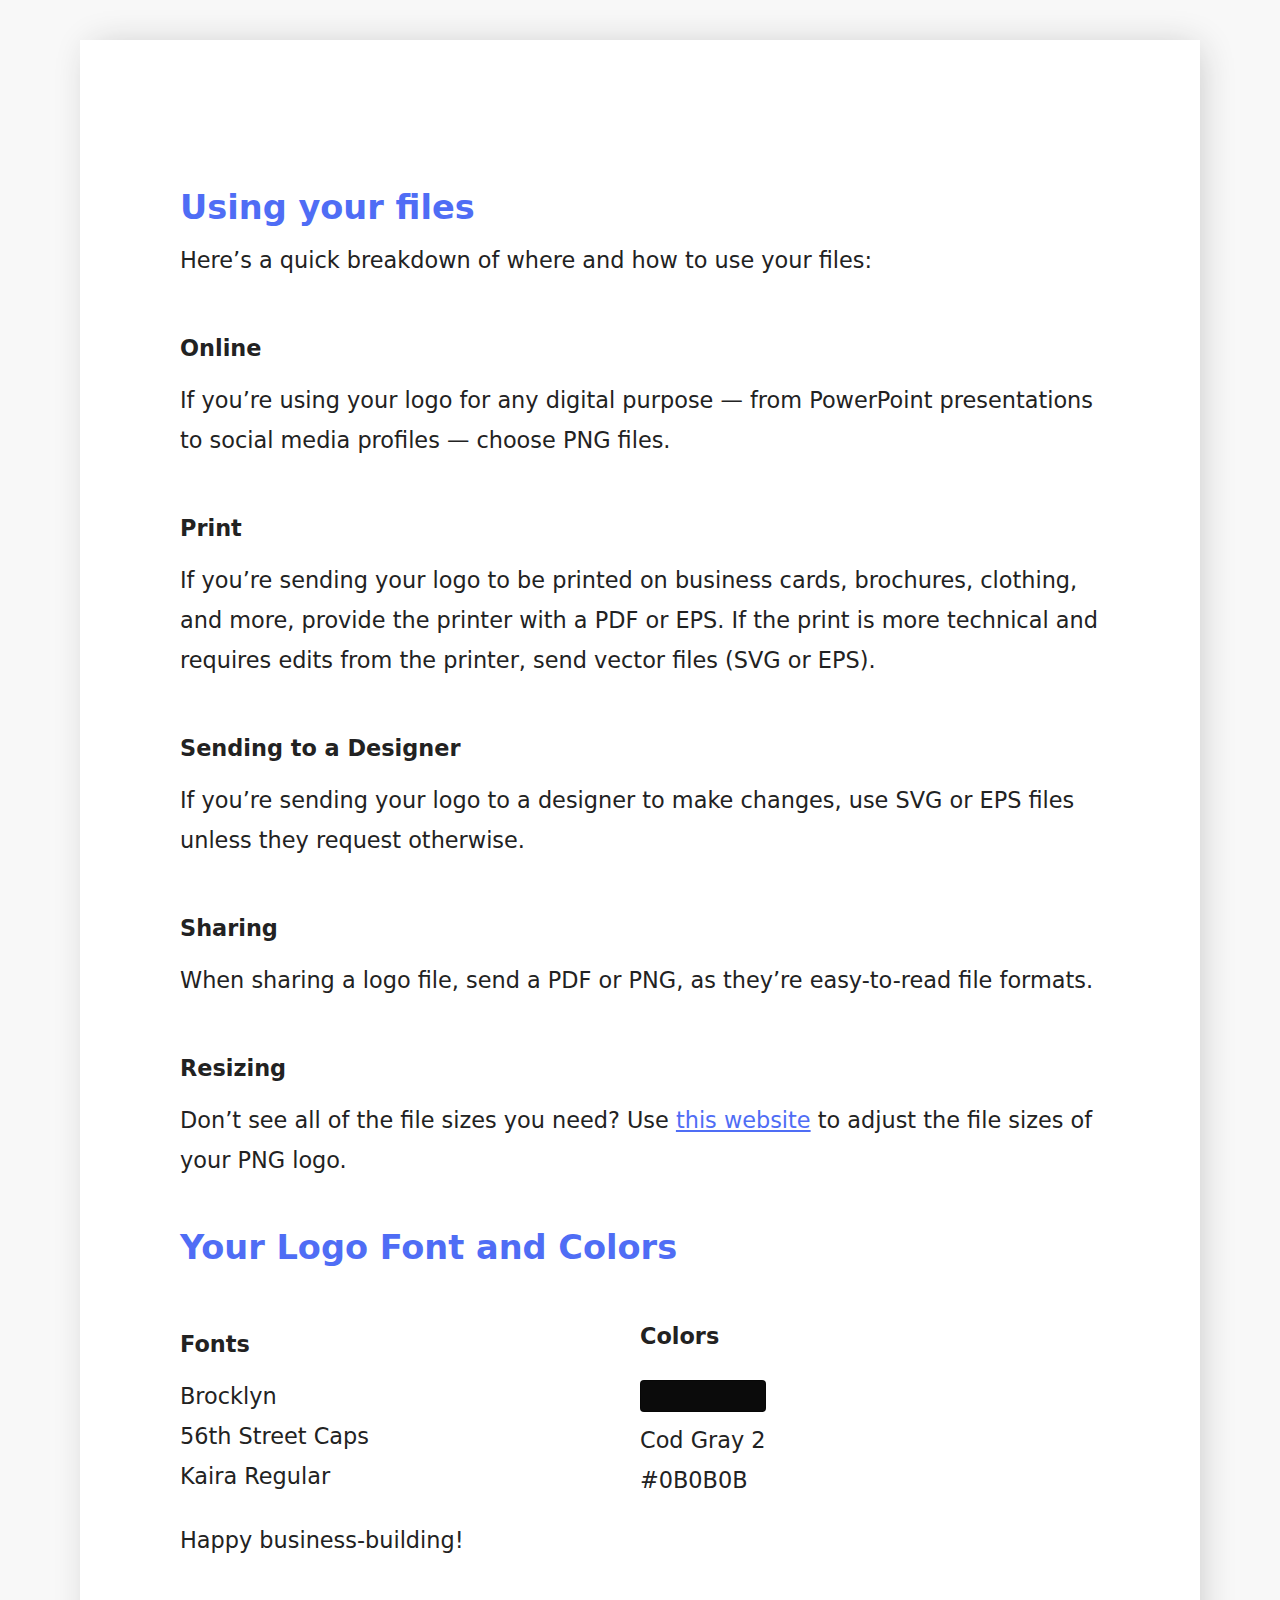
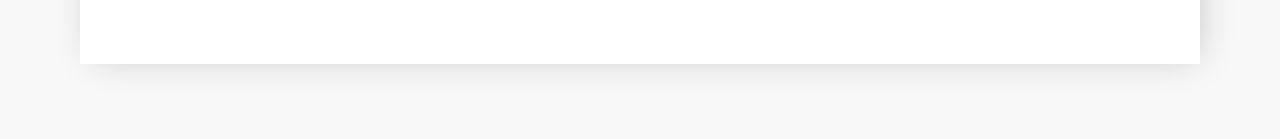
<file: img/logo/106768648/getting_started_guide.html>
<!DOCTYPE html/>
<html>

<head>
    <meta charset="utf-8">
    <title>
        Congratulations on your custom logo!
    </title>
    <meta name="viewport" content="width=device-width, initial-scale=1">
    <style>
        @font-face {
            font-family: "Avenir W01";
            src:
                url("https://s3.ca-central-1.amazonaws.com/logojoy/dist/fonts/57bf7902-79ee-4b31-a327-1bbf59a3d155.eot?#iefix") format("eot"),
                url("https://s3.ca-central-1.amazonaws.com/logojoy/dist/fonts/b290e775-e0f9-4980-914b-a4c32a5e3e36.woff2") format("woff2"),
                url("https://s3.ca-central-1.amazonaws.com/logojoy/dist/fonts/4b978f72-bb48-46c3-909a-2a8cd2f8819c.woff") format("woff"),
                url("https://s3.ca-central-1.amazonaws.com/logojoy/dist/fonts/9bdf0737-f98c-477a-9365-ffc41b9d1285.ttf") format("truetype"),
                url("https://s3.ca-central-1.amazonaws.com/logojoy/dist/fonts/15281d0d-e3c2-46e1-94db-cb681e00bfaa.svg#15281d0d-e3c2-46e1-94db-cb681e00bfaa") format("svg");
            font-weight: 400;
            font-style: normal;
        }

        * {
            box-sizing: border-box;
        }

        body {
            background-color: #f8f8f8;
            font-family: "Avenir W01", sans;
            font-size: 1.4rem;
            line-height: 2.5rem;
            color: #222;
            margin: 0;
        }

        article {
            width: 100%;
            max-width: 70rem;
            padding: 100px;
            margin: 40px auto  75px;
            background-color: #fff;
            box-shadow: #c0c0c0 5px 0px 35px -8px;
        }
        h1, h2, h3 {
            margin-top: 3rem;
            margin-bottom: 0;
        }
        h3 {
            font-size: 1.4rem;
        }
        p {
            margin-top: .75rem;
            margin-bottom: .25rem;
        }
        hr {
            margin: 2rem auto;
            height: 3px;
            background-color: #f0f0f0;
            border: 0;
        }
        svg {
            width: 10em;
            height: auto;
            margin: 0 auto 40px;
            display: block;
        }
        h2 {
            color: #4f6df5;
        }
        a {
            color: #4f6df5;
        }
        .fonts_colors {
            display: flex;
            justify-content: center;
            align-items: center;
        }
        .fonts_colors > div {
            flex:1 1 50%;
        }

        .font {
            display: block;
        }

        .swatch {
            border: 1px solid rgba(0,0,0,.3);
            border-radius: 4px;
            height: 2rem;
            width: 100%;
            display: block;
            margin-bottom: .5rem;
        }
        .colors_list {
            display: flex;
        }
        .color {
            margin: 1.5rem 3rem .5rem 0;
        }
        .color span {
            white-space: nowrap;
            display: block;
        }

    </style>


</head>

<body>
    <article>
        <h2>
            Using your files
        </h2>
        <p>
            Here’s a quick breakdown of where and how to use your files:
        </p>
        <h3>
            Online
        </h3>
        <p>
            If you’re using your logo for any digital purpose — from PowerPoint presentations to social media profiles
            — choose
            PNG files.
        </p>
        <h3>
            Print
        </h3>
        <p>
            If you’re sending your logo to be printed on business cards, brochures, clothing, and more, provide the
            printer with a PDF or EPS. If the print is more technical and requires edits from the
            printer, send vector files (SVG or EPS).
        </p>

        <h3>
            Sending to a Designer
        </h3>
        <p>
            If you’re sending your logo to a designer to make changes, use SVG or EPS files unless
            they request otherwise.
        </p>

        <h3>
            Sharing
        </h3>
        <p>
            When sharing a logo file, send a PDF or PNG, as they’re easy-to-read file formats.
        </p>

        <h3>
            Resizing
        </h3>
        <p>
            Don’t see all of the file sizes you need? Use <a href="http://resizeimage.net/" target="_blank">this website</a> to adjust the file sizes of your PNG logo.
        </p>

        <h2>
            Your Logo Font and Colors
        </h2>
        <section class="fonts_colors">
            <div>
                <h3>Fonts</h3>
                <p class="font_list">
                    <span class="font">Brocklyn</span><span class="font">56th Street Caps</span><span class="font">Kaira Regular</span>
                </p>
            </div>
            <div>
                <h3>Colors</h3>
                <div class="colors_list">
                    
<div class="color">
	<span class="swatch" style="background-color: 0B0B0B"></span>
	<span class="name">Cod Gray 2</span>
	<span class="hex">#0B0B0B</span>
</div>

                </div>
            </div>
        </section>
        <p>
            Happy business-building!
        </p>
    </article>
</body>

</html>
</file>
<file: style.css>
* {
    margin: 0;
    padding: 0;
    box-sizing: border-box;
    font-family: 'Sparten' , sans-serif;
}

h1 {
    font-size: 50px;
    line-height: 64px;
    color: #222;
}

h2 {
    font-size: 46px;
    line-height: 54px;
    color: #222;
}

h4 {
    font-size: 20px;
    color: #222;
}

h6 {
    font-weight: 700;
    font-size: 12px;
}

p {
    font-size: 16px;
    color: #291104;
    margin: 15px 0 20px 0;
}

.section-p1 {
    padding: 40px 80px;
}

.section-m1 {
    margin: 40px 0;
}

button.normal {
    font-size: 14px;
    font-weight: 600;
    padding: 15px 30px;
    color: black;
    background-color: #fff;
    border-radius: 5px;
    cursor: pointer;
    border: none;
    outline: none;
    transition: 0.2s ease;
}

body {
    width: 100%;
}

#header {
    display: flex;
    align-items: center;
    justify-content: space-between;
    padding: 20px 80px;
    background: #E3E6F3;
    box-shadow: 0 5px 15px rgba(0, 0, 0, 0.6);
    z-index: 999;
    position: sticky;
    top: 0;
    left: 0;
}

#sufulogo {
    width: 60px;
    height: 60px;
}

#navbar {
    display: flex;
    align-items: center;
    justify-content: center;
}

#navbar li {
    list-style: none;
    padding: 0 20px;
    position: relative;
}

#navbar li a {
    text-decoration: none;
    font-size: 16px;
    font-weight: 600;
    color: #1a1a1a;
    transition: 0.3s ease;
}

#navbar li a:hover,
#navbar li a.active {
    color: #763b1c;
}

#navbar li a.active::after,
#navbar li a:hover::after {
    content: "";
    width: 30%;
    height: 2px;
    background: #763b1c;
    position: absolute;
    bottom: -4px;
    left: 20px;
}

#mobile {
    display: none;
    align-items: center;
}

#close {
    display: none;
}

#hero {
    background-image: url("img/hero/hero-sofa5.jpg");
    height: 90vh;
    width: 100%;
    background-size: cover;
    background-position: top 25% right 0%;
    padding: 0 80px;
    display: flex;
    flex-direction: column;
    align-items: flex-start;
    justify-content: center;
}

#hero h4 {
    padding: 15px;
}

#hero h1 {
    color: #642a0b;
}

#hero button {
    background-image: url("img/button-bgnd-1.jpg");
    background-color: transparent;
    color: #f5dac9;
    border: 0;
    border-radius: 5px;
    padding: 14px 80px 14px 65px;
    background-repeat: no-repeat;
    cursor: pointer;
    font-weight: 700;
    font-size: 20px;
}

#feature {
    display: flex;
    align-items: center;
    justify-content: space-between;
    flex-wrap: wrap;
}

#feature .feature-box {
    width: 180px;
    text-align: center;
    padding: 25px 15px;
    box-shadow: 20px 20x 34px rgba(0, 0, 0, 0.03);
    border: 1px solid #b96e46;
    border-radius: 4px;
    margin: 15px 0; 
}

#feature .feature-box:hover{
    box-shadow: 10px 10px 54px rgba(70, 62, 221, 0.1);
}
#feature .feature-box img {
    width: 100%;
    margin-bottom: 10px;
}
#feature .feature-box h6 {
    display: inline-block;
    padding: 9px 8px 6px 8px;
    line-height: 1;
    border-radius: 4px;
    color: #441c06;
    background-color: #9f877a;
}

#feature .feature-box:nth-child(2) h6 {
    background-color: #cdebbc;
}
#feature .feature-box:nth-child(3) h6 {
    background-color: #d1e8f2;
}
#feature .feature-box:nth-child(4) h6 {
    background-color: #cdd4f8;
}
#feature .feature-box:nth-child(5) h6 {
    background-color: #f6dbf6;
}
#feature .feature-box:nth-child(6) h6 {
    background-color: #fff2e5;
}

#product1 {
    text-align: center;
}

#product1 .pro-container {
    display: flex;
    justify-content: space-between;
    padding: 20px;
    flex-wrap: wrap;
    
}

#product1 .pro {
    width: 23%;
    min-width: 250px;
    padding: 10px 12px;
    border: 1px solid #cce7d0;
    border-radius: 25px;
    cursor: pointer;
    box-shadow: 20px 20px 30px rgba(0,0,0,0.02);
    margin: 15px 0;
    transition: 0.2s ease;
    position: relative;
}

#product1 .pro:hover {
    width: 27%;
    box-shadow: 20px 20px 30px rgba(0, 0, 0, 0.06);
}

#product1 .pro img {
    width: 100%;
    border-radius: 20px;
} 

#product1 .pro .desc {
    text-align: start;
    padding: 10px 0;
} 

#product1 .pro .desc span {
    color: #606063;
    font-size: 12px;
}

#product1 .pro .desc h5 {
    padding-top: 7px;
    color: #1a1a1a;
    font-size: 14px;
}

#product1 .pro .desc i {
    font-size: 12px;
    color: rgb(243, 181, 25);
}

#product1 .pro .desc h4 {
    padding: 7px;
    font-size: 15px;
    font-weight: 700;
    color: #088178;
}

#product1 .pro .cart {
    width: 40px; 
    height: 40px;
    line-height: 40px;
    border-radius: 50px;
    background-color: #e8f6ea;
    font-weight: 500;
    border: 1px solid #cce7d0;
    position: absolute;
    bottom: 20px;
    left: 15px;
}

#banner {
    display: flex;
    flex-direction: column;
    justify-content: center;
    align-items: center;
    text-align: center;
    background-image: url("img/banner/repair-2.jpg");
    width: 100%;
    height: 40vh;
    background-size: cover;
    background-position: center;
}

#banner h4 {
    color: rgb(2, 121, 34);
    font-size: 22px;
}

#banner h2 {
    color: #fff;
    font-size: 30px;
    padding: 10px 0;

}

#banner h2 span {
    color: red;    
}

#banner button:hover {
    background-color: #763b1c;
    color: #fff;
}

#sm-banner {
    display: flex;
    justify-content: center;
    flex-wrap: wrap;
}

#sm-banner .banner-box {
    display: flex;
    flex-direction: column;
    justify-content: center;
    align-items: flex-start;
    background-image: url("img/sm-banner/Buy4get1free.jpg");
    min-width: 550px;
    height: 60vh;
    background-size: cover;
    background-position: center;
    padding-left: 50px;
    margin: 5px;
}

#bb1 {
    padding: 10px;
}

#sm-banner h4 {
    color: rgb(24, 1, 1);
    font-size: 16px;
    font-weight: 500;
    padding-bottom: 15px;
}

#sm-banner .banner-box button.white {
    font-size: 13px;
    font-weight: 600;
    padding: 11px 18px;
    color: #fff;
    background-color: transparent;
    cursor: pointer;
    border: 1px solid #fff;
    outline: none;
    transition: 0.2s ease;
}

#sm-banner .banner-box:hover button {
    background-color: #645e64;
    border: 2px solid #363535 ;
}

#sm-banner .banner-box2 {
    display: flex;
    flex-direction: column;
    justify-content: center;
    align-items: flex-start;
    background-image: url("img/sm-banner/UpcomingDeals.jpg");
    min-width: 550px;
    height: 60vh;
    background-size: cover;
    background-position: center;
    padding-left: 50px;
    margin: 5px;
}

#bb2 {
    padding: 10px;
}

#sm-banner .banner-box2 button.white {
    font-size: 13px;
    font-weight: 600;
    padding: 11px 18px;
    color: rgb(15, 7, 7);
    background-color: transparent;
    cursor: pointer;
    border: 1px solid rgb(15, 7, 7);
    outline: none;
    transition: 0.2s ease;
}

#sm-banner .banner-box2:hover button {
    background-color: #645e64;
    border: 2px solid #363535 ;
}

#banner3 .banner-box {
    display: flex;
    flex-direction: column;
    justify-content: center;
    align-items: flex-start;
    background-image: url("img/sm-banner/ModerHome.jpg");
    min-width: 30%px;
    height: 30vh;
    background-size: cover;
    background-position: center;
    padding-left: 20px;
    margin-top: 20px;
}

#banner3 h2 {
    color: #fff;
    font-weight: 900;
    font-size: 22px;
}

#banner3 h3 {
    color: ec544e;
    font-weight: 800;
    font-size: 15px;
}

#banner3 h6 {
    color: black;
}

#banner3 .bb2 {
    background-image: url("img/sm-banner/almeeraForClothCollection.jpg");
}

#banner3 .bb3 {
    background-image: url("img/sm-banner/NewCollection.jpg");
}

#banner3 {
    display: flex;
    justify-content: space-between;
    flex-wrap: wrap;
    padding: 0px 60px;
}

#newsletter {
    display: flex;
    justify-content: space-between;
    flex-wrap: wrap;
    align-items: center;
    background-image: url(img/backgroundForNewsletter.jfif);
    background-position: 20% 30%;
}

#newsletter h4 {
    font-size: 22px;
    font-weight: 700;
    color: #fff;
}

#newsletter p {
    font-size: 14px;
    font-weight: 600;
    color: rgb(107, 103, 103);
}

#newsletter p span {
    color: black;
}

#newsletter .form {
    display: flex;
    width: 40%;
}

#newsletter input {
    height: 3.125rem;
    padding: 0 1.25em;
    font-size: 14px;
    width: 100%;
    border: 1px solid transparent;
    border-radius: 4px;
    outline: none;
    border-top-right-radius: 0;
    border-bottom-right-radius: 0;
}

#newsletter button {
    background-color: #088178;
    color: #fff;
    white-space: nowrap;
    border-top-left-radius: 0;
    border-bottom-left-radius: 0;
}

#AppStore {
    height: 50px;
    width: 60px;
}

footer {
    display: flex;
    flex-wrap: wrap;
    justify-content: space-between;
    
}  

footer .col {
    display: flex;
    flex-direction: column;
    align-items: flex-start;
    margin-bottom: 20px;
}

footer .logo {
    margin-bottom: 30px;
}

footer h4 {
    font-size: 13px;
    padding-bottom: 20px;

}

footer p {
    font-size: 13px;
    margin: 0 0 8px 0;
}

footer a {
    font-size: 13px;
    text-decoration: none;
    color: black;
    margin: 0 0 8px 0;
}

footer .follow {
    margin-top:20px ;
}

footer .follow i {
    color: #465b52;
    padding-right: 4px;
    cursor: pointer;
}

footer .install .row img {
    width: 140px;
     border: 1px solid #088178;
     border-radius: 6px;
}

footer .install img {
    margin: 10px 0 15px 0;
}

footer .follow i:hover,
footer a:hover {
    color: #088178;
}

footer .copyright {
    width: 100%;
    text-align: center;
}

/* shop page */
#page-header {
    background-image: url("img/Shope/background.jpg");
    width: 100%;
    height: 80vh;
    background-size: cover;
    text-align: center;
    padding: 14px;
}

#page-header h2 {
    color: #fff;
}

#pagination {
    text-align: center;
}

#pagination a {
    text-decoration: none;
    background-color: #088178;
    padding: 15px 20px;
    border-radius: 5px;
    color: #fff;
    font-weight: 600;
}

#pagination a i {
    font-size: 16px;
    font-weight: 700;
}

/* Single Product */

#prodetails {
    display: flex;
    margin-top: 20px;
}

#prodetails .single-pro-image {
    width: 40%;
    margin-right: 50px;
}

.small-img-group {
    display: flex;
    justify-content: space-between;
}

.small-img-col {
    flex-basis: 24%;
    cursor: pointer;
}

#prodetails .single-pro-details {
    width: 50%;
    padding-top: 30px;
}

#prodetails .single-pro-details h4 {
    padding: 40px 0 20px 0;
}

#prodetails .single-pro-details h2 {
    font-size: 26px;
}

#prodetails .single-pro-details select {
    display: block;
    padding: 5px 10px;
    margin-bottom: 10px;
}

#prodetails .single-pro-details input {
    width: 50px;
    height: 47px;
    padding-left: 10px;
    font-size: 16px;
    margin-right: 10px;
}

#prodetails .single-pro-details button {
    background-color: #088178;
    color: #fff;
}

/* Blog Page */
#page-header.blog-header {
    background-image: url("img/blog/backGround.jpg");
}

#page-header.blog-header h2 {
    color: black;
}

#page-header.blog-header p {
    color: black;
    font-size: 15px;
    font-weight: 900;
}

#blog {
    padding: 150px 150px 0 150px;
}

#blog .blog-box {
    display: flex;
    align-items: center;
    width: 100%;
}

#blog .blog-img {
    width: 50%;
    margin: 40px;
}

#blog img {
    width: 100%;
    height: 300px;
    object-fit: cover;
}

#blog .blog-details {
    width: 50%;
}

#blog .blog-details a {
    text-decoration: none;
    font-size: 11px;
    color: #000;
    font-weight: 700;
}

/* Chat with us */
element.style {
    bottom: 0px;
}
.chat-with-us-main {
    bottom: 0;
    margin: 20px 10px;
}
.chat-with-us-main {
    background-color: #763b1c;
    border-radius: 12px;
    bottom: 75px;
    color: #fff;
    cursor: pointer;
    padding: 5px 10px;
    position: fixed;
    right: 5px;
    z-index: 1;
}
.align-items-center {
    align-items: center!important;
}
.d-flex {
    display: flex!important;
}
*, ::after, ::before {
    box-sizing: border-box;
}


/* About Page */

#page-header.about-header {
    background-image: url("img/about/about-background.png");
    
}

#page-header.about-header h2 {
    color: #763b1c;

}

#about-head {
    display: flex;
    align-items: center;
}

#about-head img {
    width: 50%;
    height: auto;
}

#about-head div {
    padding-left: 40px;
}

#marque {
    background-color: #ccc;
}

#marque span {
    font-weight: 700;
}

#know-us div.vision {
    display: flex;
    align-items: center;
}
#know-us div.vision img {
    width: 50%;
    height: auto;
}

#know-us div.vision div {
    padding: 40px;
}

#know-us div.mision {
    display: flex;
    align-items: center;
}
#know-us div.mision img {
    width: 50%;
    height: auto;
}

#know-us div.mision div {
    padding: 40px;
}

/* Contact page */

#contact-details {
    display: flex;
    align-items: center;
    justify-content: space-between;
}

#contact-details .details {
    width: 40%;
}

#contact-details .details span {
    font-size: 12px;
}

#contact-details .details h2 {
    font-size: 26px;
    line-height: 35px;
    padding: 20px 0;
}

#contact-details .details h3 {
    font-size: 16px;
    padding-bottom: 15px;
}

#contact-details .details li {
    list-style: none;
    display: flex;
    padding: 10px 0;
}


#contact-details .details li i {
    font-size: 14px;
    padding-right: 22px;
}


#contact-details .details li p {
    margin: 0;
    font-size: 14px;
}

#contact-details .map {
    width: 55%;
    height: 400px;
}

#contact-details .map iframe {
    width: 100%;
    height: 100%;
}

#form-details {
    display: flex;
    justify-content: space-between;
    margin: 30px;
    padding: 80px;
    border: 1px solid #e1e1e1;
}

#form-details form {
    width: 65%;
    display: flex;
    flex-direction: column;
    align-items: flex-start;
}

#form-details form span {
    font-size: 12px;
}

#form-details form h2 {
    font-size: 26px;
    line-height: 35px;
    padding: 20px 0;
}

#form-details form input,
#form-details form textarea {
    width: 100%;
    padding: 12px 15px;
    outline: none;
    margin-bottom: 20px;
    border: 1px solid #e1e1e1;
}

#form-details form button {
    background-color: #763b1c;
    color: #fff;
}

#form-details .people div {
    padding-bottom: 25px;
    display: flex;
    align-items: flex-start;
}

#form-details .people div img {
    width: 80px;
    height: 80px;
    object-fit: cover;
    margin-right: 15px;
}

#form-details .people div p {
    margin: 0;
    font-size: 13px;
    line-height: 25px;
}

#form-details .people div p span {
    display: block;
    font-size: 16px;
    font-weight: 600;
    color: #000;
}

/* Cart Page */

#cart {
    overflow-x: auto;
} 

#cart table {
   width: 100%;
   border-collapse: collapse;
   table-layout: fixed;
   white-space: nowrap; 
}

#cart table img {
    width: 70px;
}

#cart table td:nth-child(1) {
    width: 100px;
    text-align: center;
}

#cart table td:nth-child(2) {
    width: 150px;
    text-align: center;
}

#cart table td:nth-child(3) {
    width: 250px;
    text-align: center;
}

#cart table td:nth-child(4),
#cart table td:nth-child(5),
#cart table td:nth-child(6) {
    width: 150px;
    text-align: center;
}

#cart table td:nth-child(5) input{
    width: 70px;
    padding: 10px 5px 10px 15px;
}

#cart table thead {
    border: 1px solid #e2e9e1;
    border-left: none;
    border-right: none;
}

#cart table thead td {
    font-weight: 700;
    text-transform: uppercase;
    font-size: 13px;
    padding: 18px 0;
}

#cart table tbody tr td {
    padding-top: 15px;
} 

#cart table tbody td {
    font-size: 13px;
}

#cart-add {
    display: flex;
    flex-wrap: wrap;
    justify-content: space-between;
}

#coupon {
    width: 50%;
    margin-bottom: 30px;
}

#coupon h3 ,
#subtotal h3 {
    padding-bottom: 15px;
}

#coupon input {
    padding: 10px 20px;
    outline: none;
    width: 60%;
    margin-right: 10px;
    border: 1px solid #e2e9e1;
}

#coupon button,
#subtotal button {
    background-color: #763b1c;
    color: #fff;
    padding: 12px 20px;
}

#subtotal {
    width: 50%;
    margin-bottom: 30px;
    border: 1px solid #e2e9e1;
    padding: 30px;
}

#subtotal table {
    border-collapse: collapse;
    width: 100%;
    margin-bottom: 20px;
}

#subtotal table td {
    width: 50%;
    border: 1px solid #e2e9e1;
    padding: 10px;
    font-size: 13px;

}

/* Make Responsive */
@media (max-width:799px) {

    .section-p1 {
        padding: 40px 40px;
    }

    #navbar {
        display: flex;
        flex-direction: column;
        align-items: flex-start;
        justify-content: flex-start;
        position: fixed;
        top: 0;
        right: -300px;
        height: 100vh;
        width: 300px;
        background-color: #E3E6F3;
        box-shadow: 0 40px 60px rgba(0, 0, 0, 0.1);
        padding: 80px 0 0 10px;
        transition: 0.3s;
    }

    #navbar.active{
        right: 0px;
    }

    #navbar li {
        margin-bottom: 25px;
    }

    #mobile {
        display: flex;
        align-items: center;
    }

    #monile i {
        color: #1a1a1a;
        font-size: 24px;
        padding-left: 20px;
    }

    #close {
        display: initial;
        position: absolute;
        top: 30px;
        left: 30px;
        color: #222;
        font-size: 24px;
    }

    #lg-bag {
        display: none;
    }

    #hero {
        height: 70vh;
        padding: 0 80px;
        background-position: top 30% right 30%; 
    }

    #feature {
        justify-content: center;
    }

    #feature .fe-box {
        margin: 15px 15px;
    }

    #product .pro-container {
        justify-content: center;
    }

    #product .pro {
        margin: 15px;
    }

    #banner {
        height: 20vh;
    }

    #sm-banner .banner-box {
        min-width: 100%;
        height: 30vh;
    }

    #banner3 {
        padding: 0 40px;
    }

    #banner3 .banner-box {
        width: 28%;
    }

    #newsletter .form {
        width: 70%;
    }

    /* Contact Page */

    #form-details {
        padding: 40px;
    }

    #form-details form {
        width: 50%;
    }

}

@media (max-width: 477px) {

    .section-p1 {
        padding: 20px;
    }

    #header {
        padding: 10px 30px;
    }

    h1 {
        font-size: 38px;
    }

    h2 {
        font-size: 32px;
    }

    #hero {
        padding: 0 20px;
        background-position: 55%; 
    }

    #feature {
        justify-content: space-between;
    }

    #feature .fe-box {
        width: 155px;
        margin: 0 0 15px 0;
    }

    #product1 .pro {
        width: 100%;
    }

    #banner {
        height: 40vh;
    }

    #sm-banner .banner-box {
        height: 40vh;
    }

    #sm-banner .banner-box2 {
        margin-top: 20px;
    }

    #banner3 {
        padding: 0 20px;
    }

    #banner3 .banner-box {
        width: 100%;
    }

    #newsletter {
        padding: 40px 20px;
    }

    #newsletter .form {
        width: 100%;
    }

    footer .copyright {
        width: 100%;
        text-align: start;
    }

    /* Single Product */

    #proDetails {
        display: flex;
        flex-direction: column;
    }

    #proDetails .single-pro-image {
        width: 100%;
        margin-right: 0px;
    }

    #proDetails .single-pro-details {
        width: 100%;
    }

    /* Blog page */

    #blog {
        padding: 100px 20px 0 20px;
    }

    #blog .blog-box {
        display: flex;
        flex-direction: column;
        align-items: flex-start;
    }

    #blog .blog-img {
        width: 100%;
        margin-right: 0px;
        margin-bottom: 30px;
    }

    #blog .blog-details {
        width: 100%;
    }

    /* About page */

    #about-head {
        flex-direction: column;
    }

    #about-head img {
        width: 100%;
        margin-bottom: 20px;
    }

    #about-head div{
        padding: 0px;
    }

    #Know-us div.vision {
        flex-direction: column;
    }

    #Know-us div.vision img {
        width: 100%;
        margin-bottom: 20px;
    }

    #Know-us div.vision div {
        padding: 0px;
    }

    #Know-us div.mision {
        flex-direction: column;
    }

    #Know-us div.mision img {
        width: 100%;
        margin-bottom: 20px;
    }

    #Know-us div.mision div {
        padding: 0px;
    }

    /* Contact Page */

    #contact-details {
        flex-direction: column;
    }

    #contact-details .map {
        width: 100%;
    }

    #form-details {
        margin: 10px;
        padding: 30px 10px;
        flex-wrap: wrap;
    }

    #form-details form {
        width: 100%;
        margin-bottom: 30px;
    }

    /* cart page */

    #cart-add {
        flex-direction: column;
    }

    #coupon {
        width: 100%;
    }

    #subtotal {
        width: 100%;
        padding: 20px;
    }
}
</file>
